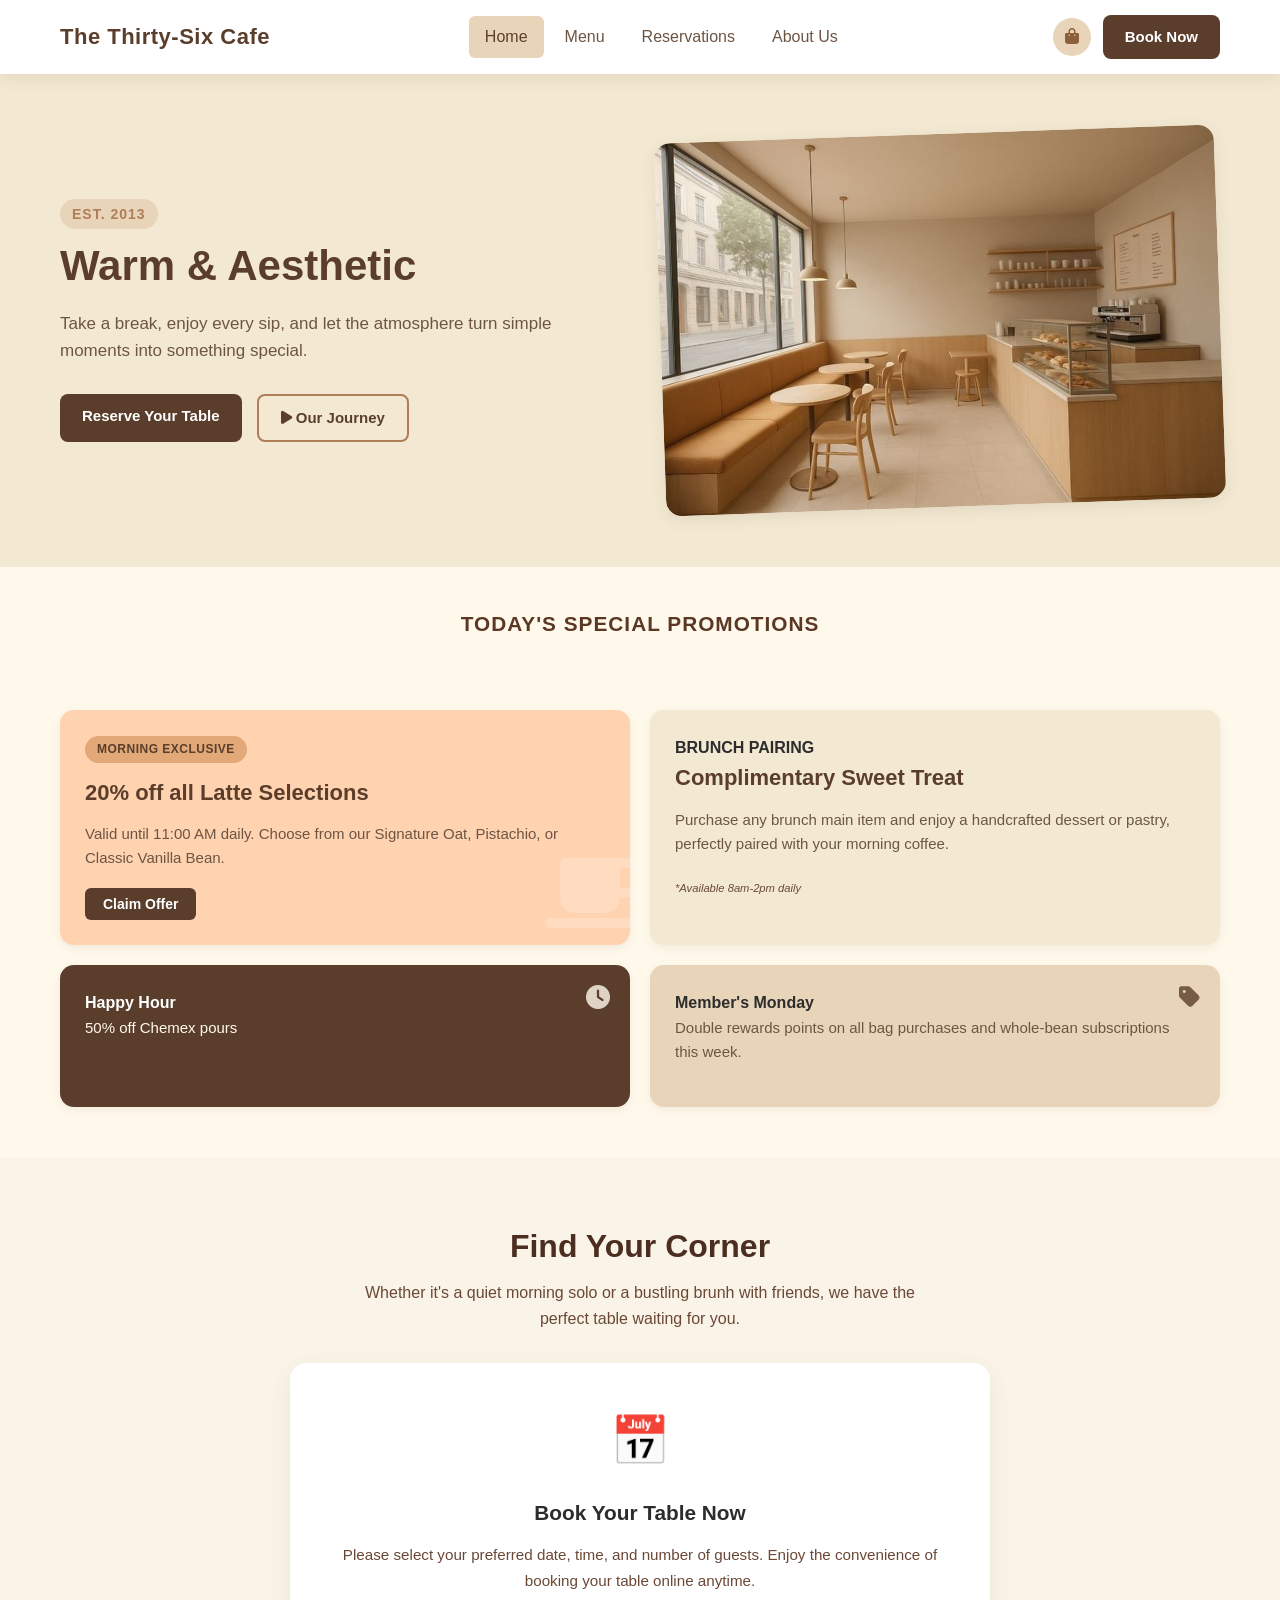
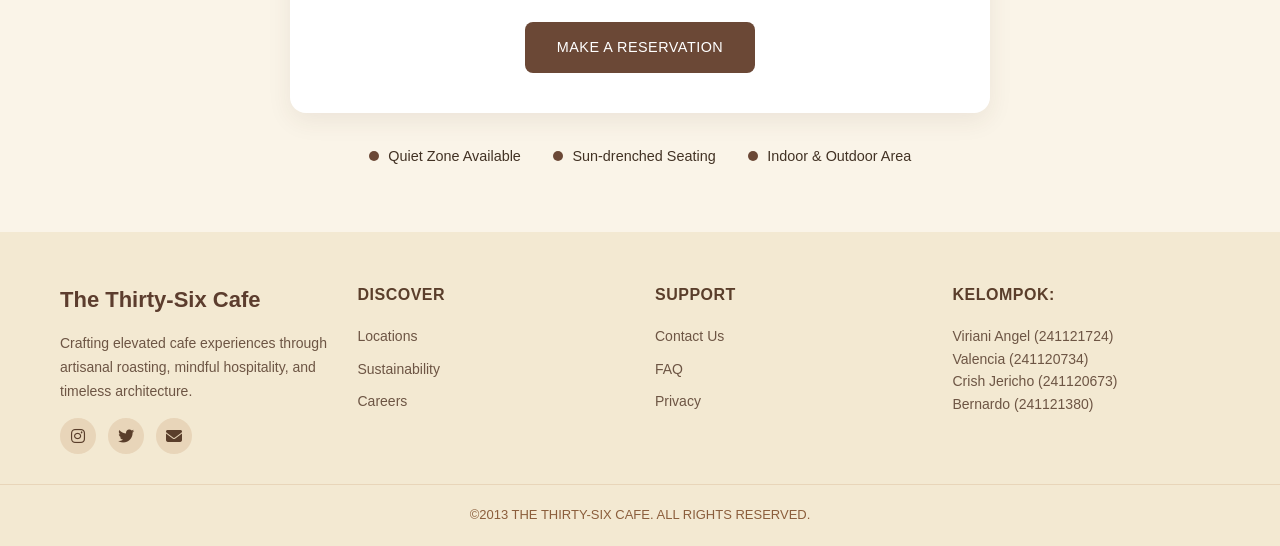
<file: index.html>
<!DOCTYPE html>
<html lang="id">
<head>
    <meta charset="UTF-8">
    <meta name="viewport" content="width=device-width, initial-scale=1.0">
    <title>The Thirty-Six Cafe - Beranda</title>
    <link rel="stylesheet" href="style.css">
    <link rel="stylesheet" href="https://cdnjs.cloudflare.com/ajax/libs/font-awesome/6.4.0/css/all.min.css">
</head>
<body>
    <!-- Header & Navigasi -->
    <header class="header">
        <div class="container">
            <div class="nav-wrapper">
                <a href="index.html" class="logo">The Thirty-Six Cafe</a>
                <input type="checkbox" id="cek-menu" hidden>
                <label for="cek-menu" class="menu-toggle">☰</label>
                
                <nav class="navbar">
                    <a href="index.html" class="active">Home</a>
                    <a href="menu.html">Menu</a>
                    <a href="reservasi.html">Reservations</a>
                    <a href="tentang.html">About Us</a>
                </nav>

                <div class="header-actions">
                    <button class="icon-btn"><i class="fas fa-shopping-bag"></i></button>
                    <a href="reservasi.html" class="btn primary-btn">Book Now</a>
                </div>
            </div>
        </div>
    </header>

    <main>
        <!-- Bagian Hero -->
        <section class="hero-section">
            <div class="container hero-content">
                <div class="hero-text">
                    <span class="est-tag">EST. 2013</span>
                    <h1>Warm & Aesthetic</h1>
                    <p>Take a break, enjoy every sip, and let the atmosphere turn simple moments into something special.</p>
                    <div class="hero-buttons">
                        <a href="reservasi.html" class="btn primary-btn">Reserve Your Table</a>
                        <a href="tentang.html" class="btn secondary-btn"><i class="fas fa-play"></i> Our Journey</a>
                    </div>
                </div>
                <div class="hero-image">
                    <img src="gbr/interior cafe.jpeg" alt="Interior cafe dengan pencahayaan hangat">
                </div>
            </div>
        </section>


        <!-- Bagian Promo Harian -->
        <h2 class="promo-section-title">TODAY'S SPECIAL PROMOTIONS</h2>
        <div class="promo-grid">
            <div class="promo-card promo-main">
                <span class="promo-badge">MORNING EXCLUSIVE</span>
                <h3>20% off all Latte Selections</h3>
                <p>Valid until 11:00 AM daily. Choose from our Signature Oat, Pistachio, or Classic Vanilla Bean.</p>
                <button class="btn promo-btn" id="claimBtn">Claim Offer</button>
                <div class="promo-icon">
                    <i class="fas fa-coffee"></i>
                </div>
            </div>

            <div class="promo-card promo-side">
                <h4>BRUNCH PAIRING</h4>
                <h3>Complimentary Sweet Treat</h3>
                <p>Purchase any brunch main item and enjoy a handcrafted dessert or pastry, perfectly paired with your morning coffee.</p>
                <span class="note">*Available 8am-2pm daily</span>
            </div>

            <div class="promo-card promo-dark">
                <div class="promo-mini-content">
                    <h4>Happy Hour</h4>
                    <p>50% off Chemex pours</p>
                </div>
                <i class="fas fa-clock promo-icon-sm"></i>
            </div>

            <div class="promo-card promo-light">
                <div class="promo-mini-content">
                    <h4>Member's Monday</h4>
                    <p>Double rewards points on all bag purchases and whole-bean subscriptions this week.</p>
                </div>
                <i class="fas fa-tag promo-icon-sm"></i>
            </div>
        </div>    

        <!-- Bagian Cari Meja -->
        <section class="reservation-section">
            <div class="reservation-container">

                <h2 class="reservation-title">Find Your Corner</h2>
                <p class="reservation-subtitle">Whether it's a quiet morning solo or a bustling brunh with friends, we have the perfect table waiting for you.</p>
                <div class="reservation-card">
                    <div class="reservasion-icon">📅</div>
                    <h3 class="reservation-status">Book Your Table Now</h3>
                    <p class="reservation-desc">Please select your preferred date, time, and number of guests. Enjoy the convenience of booking your table online anytime.</p>

                    <!--Tombol Penghubung Ke Halaman Reservasi-->
                    <a href="reservasi.html" class="btn-book" id="reserveBtn">Make a Reservation</a>
                </div>   
                <div class="features">
                    <div class="feature-item">
                        <span class="dot"></span>
                        <span>Quiet Zone Available</span>
                    </div>
                    <div class="feature-item">
                        <span class="dot"></span>
                        <span>Sun-drenched Seating</span>
                    </div>
                    <div class="feature-item">
                        <span class="dot"></span>
                        <span>Indoor & Outdoor Area</span>
                    </div>
                </div>
            </div>
        </section>
    </main>

    <!-- Footer -->
    <footer class="footer">
        <div class="container grid-footer">
            <div class="footer-about">
                <h3>The Thirty-Six Cafe</h3>
                <p>Crafting elevated cafe experiences through artisanal roasting, mindful hospitality, and timeless architecture.</p>
                <div class="social-links">
                    <a href="https://www.instagram.com/thethirtysix?igsh=OXprbnNtYWUybjdk"><i class="fab fa-instagram"></i></a>
                    <a href="https://x.com/ThirtySixCafe"><i class="fab fa-twitter"></i></a>
                    <a href="mailto:thethirtysix.i@gmail.com"><i class="fas fa-envelope"></i></a>
                </div>
            </div>

            <div class="footer-links">
                <h4>DISCOVER</h4>
                <a href="https://www.google.com/maps/place//data=!4m3!3m2!1s0x303130367eed4897:0xfbdb00c0cb2475d2!12e1?source=g.page.m._&laa=merchant-review-solicitation">Locations</a>
                <a href="tentang.html">Sustainability</a>
                <a href="tentang.html">Careers</a>
            </div>

            <div class="footer-links">
                <h4>SUPPORT</h4>
                <a href="tel:+62614530970">Contact Us</a>
                <a href="reservasi.html">FAQ</a>
                <a href="#">Privacy</a>
            </div>

            <div class="footer-subscribe">
                <h4>KELOMPOK:</h4>
                <p>Viriani Angel (241121724) <br> Valencia (241120734) <br> Crish Jericho (241120673) <br> Bernardo (241121380)</p>
            </div>
        </div>

        <div class="copyright">
            <p>©2013 THE THIRTY-SIX CAFE. ALL RIGHTS RESERVED.</p>
        </div>
    </footer>

    <!--Panggil File Js-->
    <script src="script.js"></script>
</body>
</html>
</file>
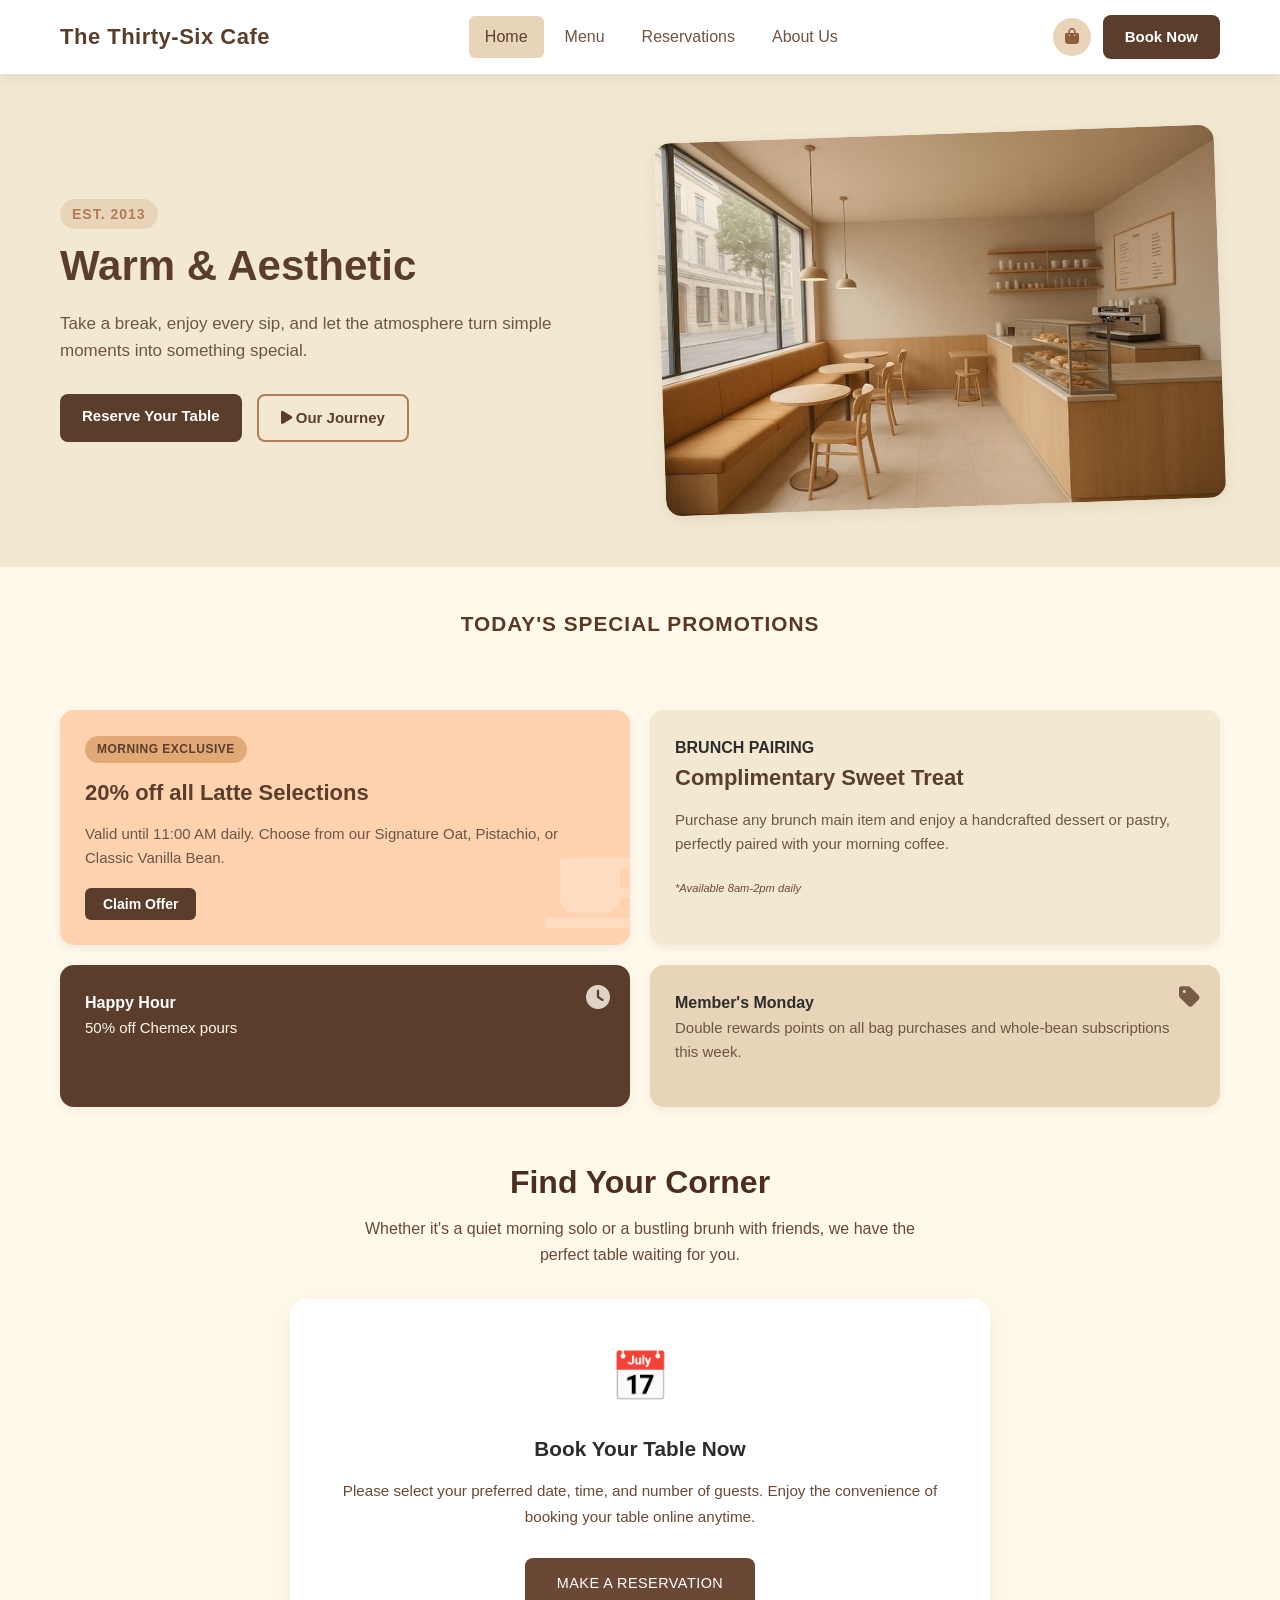
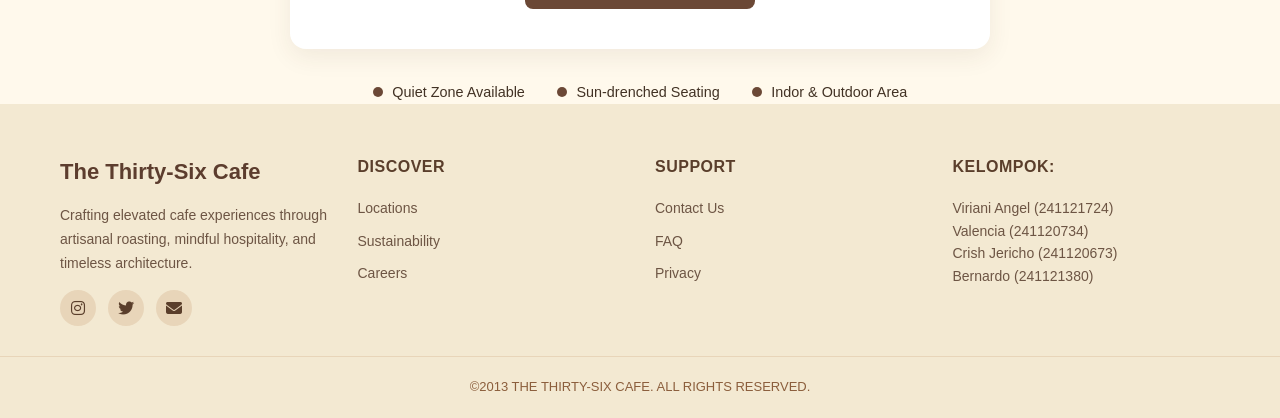
<file: home.html>
<!DOCTYPE html>
<html lang="id">
<head>
    <meta charset="UTF-8">
    <meta name="viewport" content="width=device-width, initial-scale=1.0">
    <title>The Thirty-Six Cafe - Beranda</title>
    <link rel="stylesheet" href="style.css">
    <link rel="stylesheet" href="https://cdnjs.cloudflare.com/ajax/libs/font-awesome/6.4.0/css/all.min.css">
</head>
<body>
    <!-- Header & Navigasi -->
    <header class="header">
        <div class="container">
            <div class="nav-wrapper">
                <a href="home.html" class="logo">The Thirty-Six Cafe</a>
                <input type="checkbox" id="cek-menu" hidden>
                <label for="cek-menu" class="menu-toggle">☰</label>
                
                <nav class="navbar">
                    <a href="home.html" class="active">Home</a>
                    <a href="menu.html">Menu</a>
                    <a href="reservasi.html">Reservations</a>
                    <a href="tentang.html">About Us</a>
                </nav>

                <div class="header-actions">
                    <button class="icon-btn"><i class="fas fa-shopping-bag"></i></button>
                    <a href="reservasi.html" class="btn primary-btn">Book Now</a>
                </div>
            </div>
        </div>
    </header>

    <main>
        <!-- Bagian Hero -->
        <section class="hero-section">
            <div class="container hero-content">
                <div class="hero-text">
                    <span class="est-tag">EST. 2013</span>
                    <h1>Warm & Aesthetic</h1>
                    <p>Take a break, enjoy every sip, and let the atmosphere turn simple moments into something special.</p>
                    <div class="hero-buttons">
                        <a href="reservasi.html" class="btn primary-btn">Reserve Your Table</a>
                        <a href="tentang.html" class="btn secondary-btn"><i class="fas fa-play"></i> Our Journey</a>
                    </div>
                </div>
                <div class="hero-image">
                    <img src="gbr/interior cafe.jpeg" alt="Interior cafe dengan pencahayaan hangat">
                </div>
            </div>
        </section>


        <!-- Bagian Promo Harian -->
        <h2 class="promo-section-title">TODAY'S SPECIAL PROMOTIONS</h2>
        <div class="promo-grid">
            <div class="promo-card promo-main">
                <span class="promo-badge">MORNING EXCLUSIVE</span>
                <h3>20% off all Latte Selections</h3>
                <p>Valid until 11:00 AM daily. Choose from our Signature Oat, Pistachio, or Classic Vanilla Bean.</p>
                <button class="btn promo-btn" id="claimBtn">Claim Offer</button>
                <div class="promo-icon">
                    <i class="fas fa-coffee"></i>
                </div>
            </div>

            <div class="promo-card promo-side">
                <h4>BRUNCH PAIRING</h4>
                <h3>Complimentary Sweet Treat</h3>
                <p>Purchase any brunch main item and enjoy a handcrafted dessert or pastry, perfectly paired with your morning coffee.</p>
                <span class="note">*Available 8am-2pm daily</span>
            </div>

            <div class="promo-card promo-dark">
                <div class="promo-mini-content">
                    <h4>Happy Hour</h4>
                    <p>50% off Chemex pours</p>
                </div>
                <i class="fas fa-clock promo-icon-sm"></i>
            </div>

            <div class="promo-card promo-light">
                <div class="promo-mini-content">
                    <h4>Member's Monday</h4>
                    <p>Double rewards points on all bag purchases and whole-bean subscriptions this week.</p>
                </div>
                <i class="fas fa-tag promo-icon-sm"></i>
            </div>
        </div>    

        <!-- Bagian Cari Meja -->
        <section class="reservation-setion">
            <div class="reservation-container">

                <h2 class="reservation-title">Find Your Corner</h2>
                <p class="reservation-subtitle">Whether it's a quiet morning solo or a bustling brunh with friends, we have the perfect table waiting for you.</p>
                <div class="reservation-card">
                    <div class="reservasion-icon">📅</div>
                    <h3 class="reservation-status">Book Your Table Now</h3>
                    <p class="reservation-desc">Please select your preferred date, time, and number of guests. Enjoy the convenience of booking your table online anytime.</p>

                    <!--Tombol Penghubung Ke Halaman Reservasi-->
                    <a href="reservasi.html" class="btn-book" id="reserveBtn">Make a Reservation</a>
                </div>   
                <div class="features">
                    <div class="feature-item">
                        <span class="dot"></span>
                        <span>Quiet Zone Available</span>
                    </div>
                    <div class="feature-item">
                        <span class="dot"></span>
                        <span>Sun-drenched Seating</span>
                    </div>
                    <div class="feature-item">
                        <span class="dot"></span>
                        <span>Indor & Outdoor Area</span>
                    </div>
                </div>
            </div>
        </section>
    </main>

    <!-- Footer -->
    <footer class="footer">
        <div class="container grid-footer">
            <div class="footer-about">
                <h3>The Thirty-Six Cafe</h3>
                <p>Crafting elevated cafe experiences through artisanal roasting, mindful hospitality, and timeless architecture.</p>
                <div class="social-links">
                    <a href="https://www.instagram.com/thethirtysix?igsh=OXprbnNtYWUybjdk"><i class="fab fa-instagram"></i></a>
                    <a href="https://x.com/ThirtySixCafe"><i class="fab fa-twitter"></i></a>
                    <a href="mailto:thethirtysix.i@gmail.com"><i class="fas fa-envelope"></i></a>
                </div>
            </div>

            <div class="footer-links">
                <h4>DISCOVER</h4>
                <a href="https://www.google.com/maps/place//data=!4m3!3m2!1s0x303130367eed4897:0xfbdb00c0cb2475d2!12e1?source=g.page.m._&laa=merchant-review-solicitation">Locations</a>
                <a href="tentang.html">Sustainability</a>
                <a href="tentang.html">Careers</a>
            </div>

            <div class="footer-links">
                <h4>SUPPORT</h4>
                <a href="tel:+62614530970">Contact Us</a>
                <a href="reservasi.html">FAQ</a>
                <a href="#">Privacy</a>
            </div>

            <div class="footer-subscribe">
                <h4>KELOMPOK:</h4>
                <p>Viriani Angel (241121724) <br> Valencia (241120734) <br> Crish Jericho (241120673) <br> Bernardo (241121380)</p>
            </div>
        </div>

        <div class="copyright">
            <p>©2013 THE THIRTY-SIX CAFE. ALL RIGHTS RESERVED.</p>
        </div>
    </footer>

    <!--Panggil File Js-->
    <script src="script.js"></script>
</body>
</html>
</file>
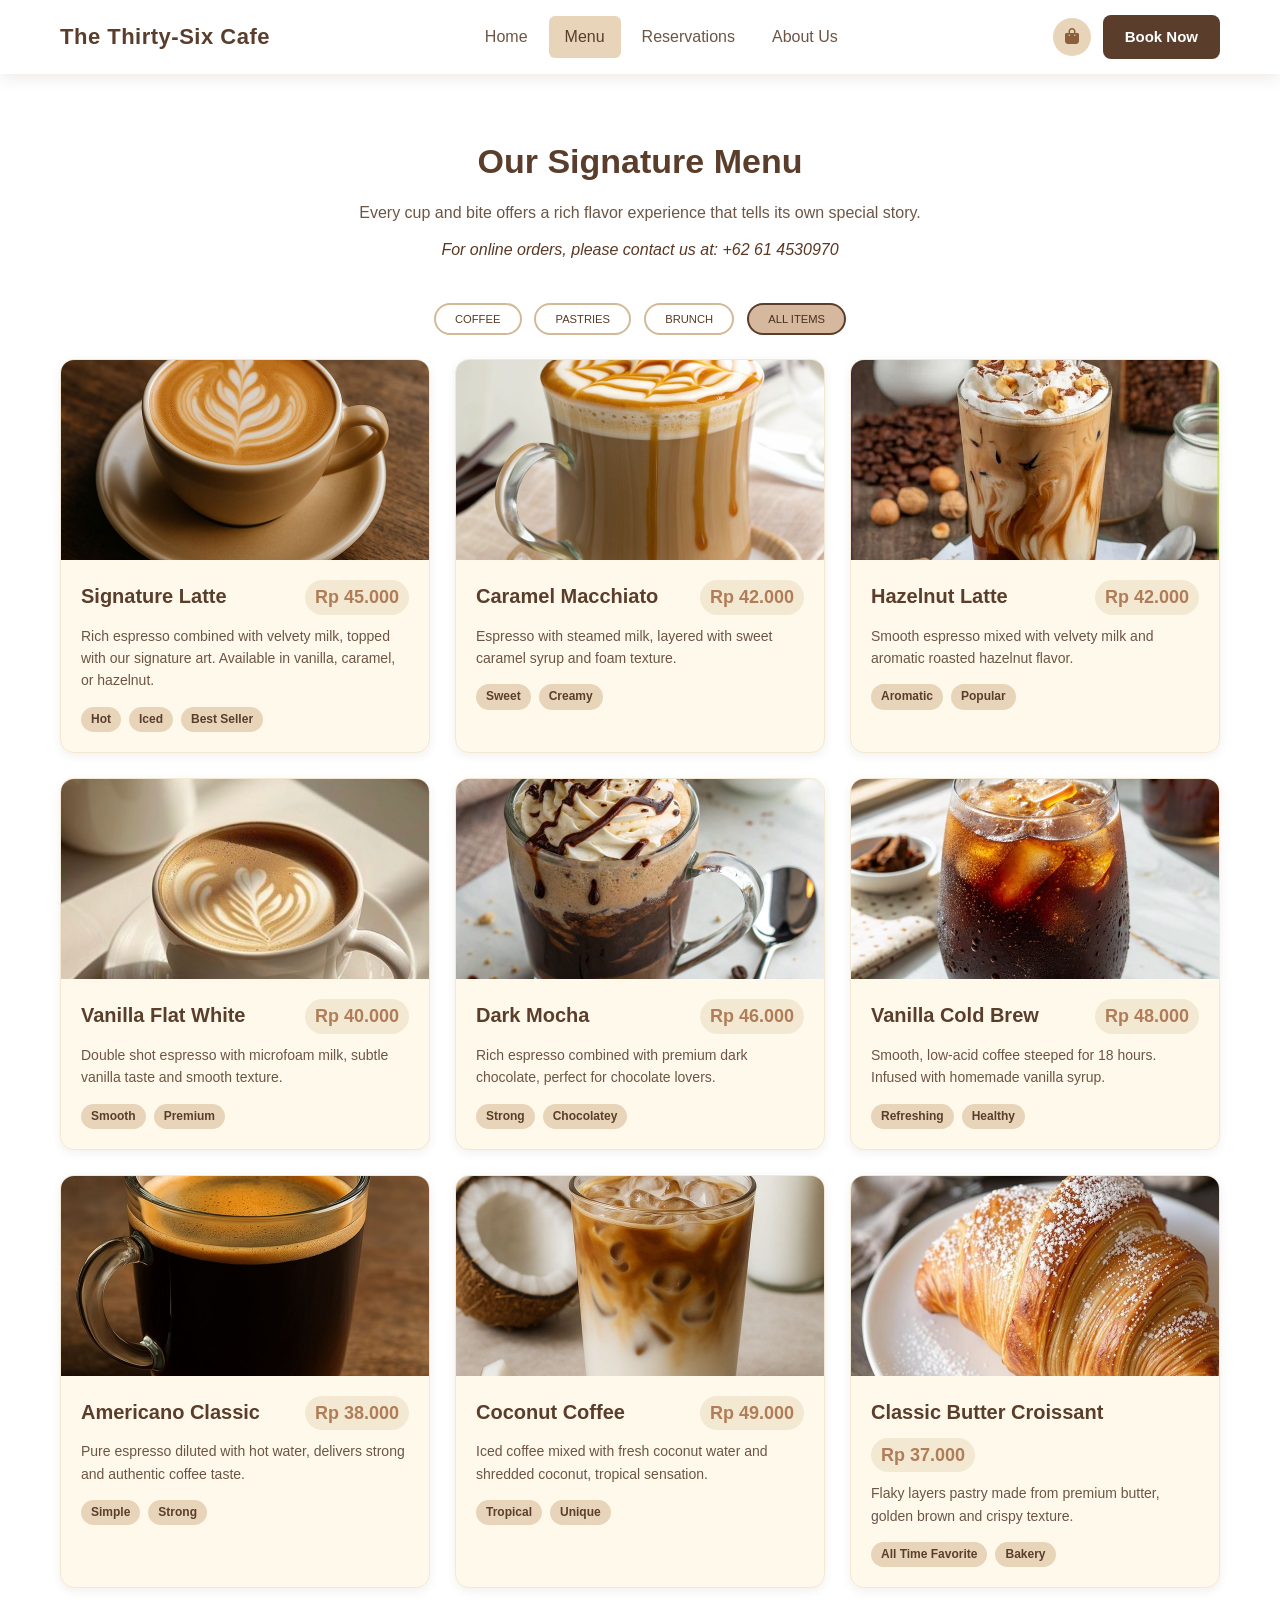
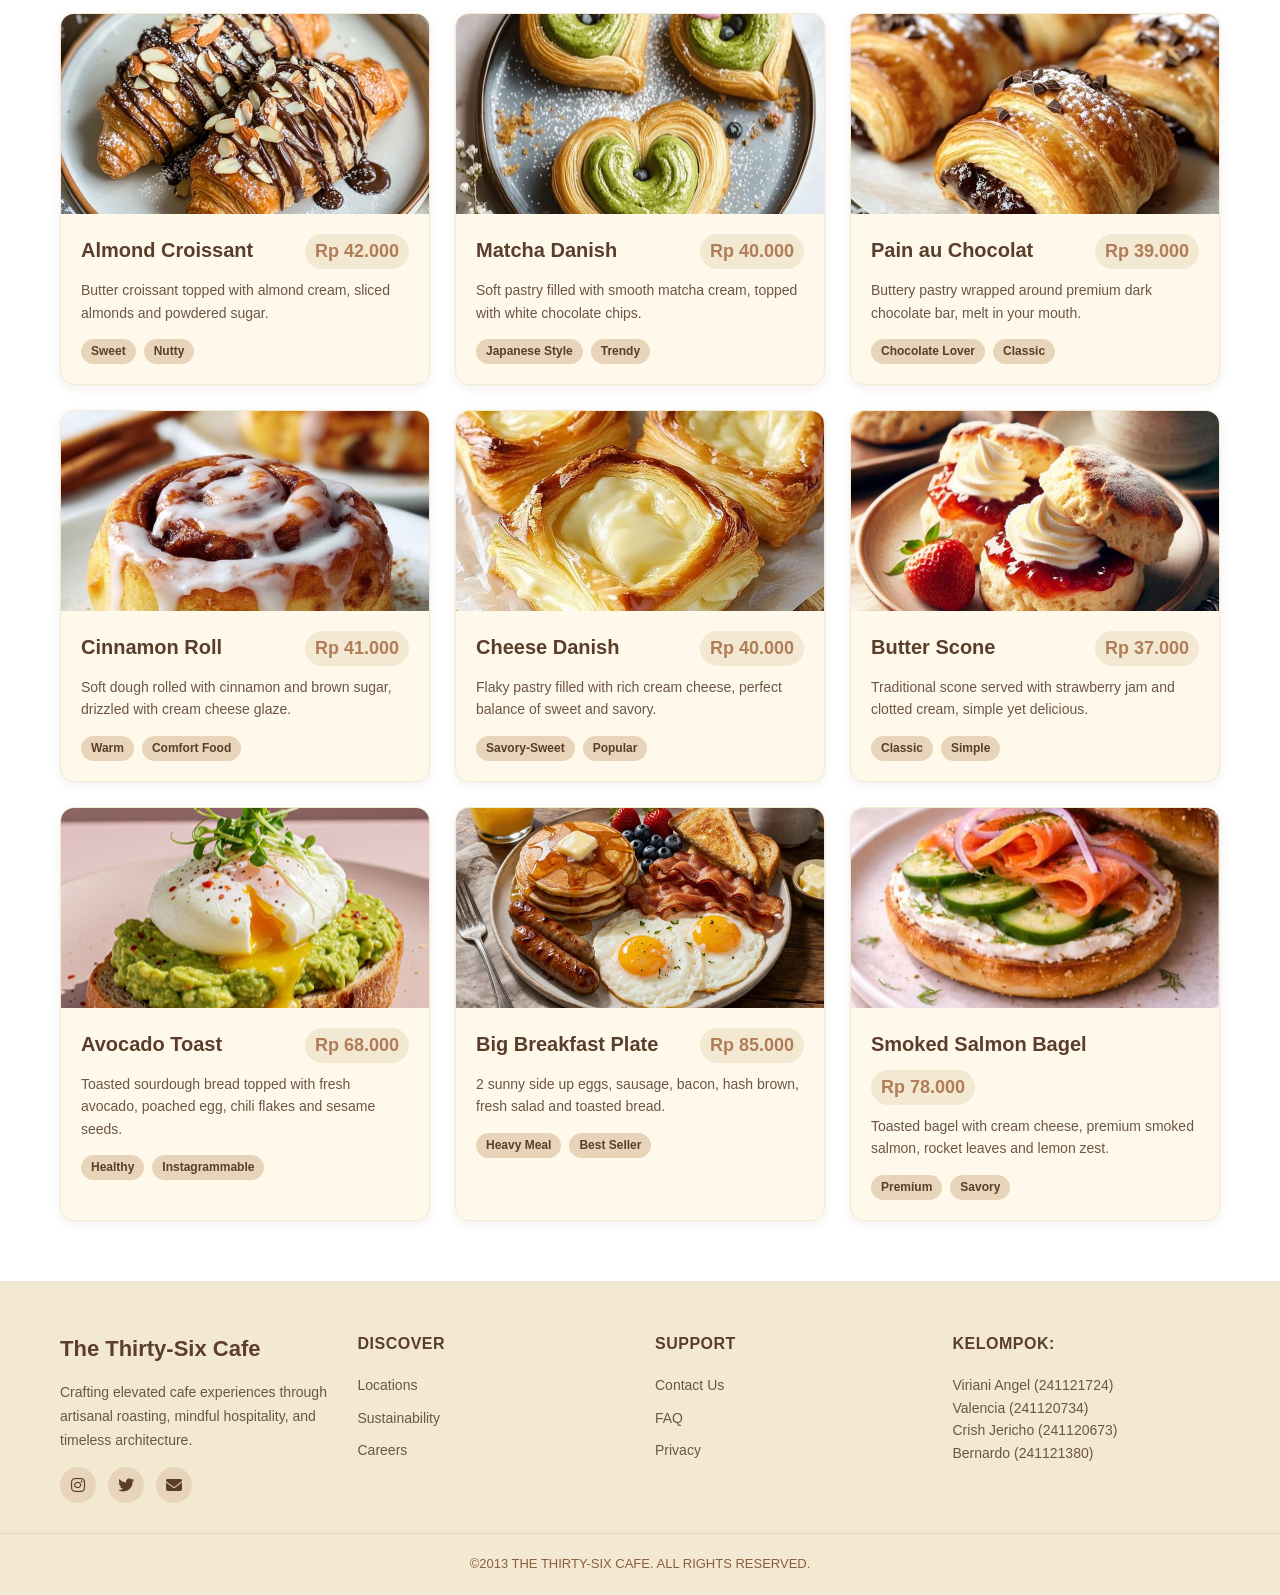
<file: menu.html>
<!DOCTYPE html>
<html lang="id">
<head>
    <meta charset="UTF-8">
    <meta name="viewport" content="width=device-width, initial-scale=1.0">
    <title>The Thirty-Six Cafe - Menu</title>
    <link rel="stylesheet" href="style.css">
    <link rel="stylesheet" href="https://cdnjs.cloudflare.com/ajax/libs/font-awesome/6.4.0/css/all.min.css">
</head>
<body>
    <!-- Header & Navigasi -->
    <header class="header">
        <div class="container">
            <div class="nav-wrapper">
                <a href="index.html" class="logo">The Thirty-Six Cafe</a>
                <input type="checkbox" id="cek-menu" hidden>
                <label for="cek-menu" class="menu-toggle">☰</label>
                
                <nav class="navbar">
                    <a href="index.html">Home</a>
                    <a href="menu.html" class="active">Menu</a>
                    <a href="reservasi.html">Reservations</a>
                    <a href="tentang.html">About Us</a>
                </nav>

                <div class="header-actions">
                    <button class="icon-btn"><i class="fas fa-shopping-bag"></i></button>
                    <a href="reservasi.html" class="btn primary-btn">Book Now</a>
                </div>
            </div>
        </div>
    </header>

    <main>
        <!-- Bagian Menu -->
        <section class="menu-section">
            <div class="container">
                <div class="menu-heading">
                    <h1>Our Signature Menu</h1>
                    <p>Every cup and bite offers a rich flavor experience that tells its own special story.</p>
                    <p style="margin-top: 0.7rem; font-style:italic; color: #5A3824;">For online orders, please contact us at: +62 61 4530970</p>
                </div>

                <!-- Tombol Kategori -->
                <div class="menu-tabs">
                    <button class="tab-btn" data-filter="coffee">Coffee</button>
                    <button class="tab-btn" data-filter="pastries">Pastries</button>
                    <button class="tab-btn" data-filter="brunch">Brunch</button>
                    <button class="tab-btn active" data-filter="all">All Items</button>
                </div>

                <!-- Daftar Menu Utama -->
                <div class="menu-grid">

                    <!-- KATEGORI: COFFEE -->
                    <div class="menu-item" data-category="coffee">
                        <div class="menu-item-img">
                            <img src="gbr/signature late.jpeg" alt="Signature Latte">
                        </div>
                        <div class="menu-item-content">
                            <div class="menu-item-header">
                                <h3>Signature Latte</h3>
                                <span class="price">Rp 45.000</span>
                            </div>
                            <p>Rich espresso combined with velvety milk, topped with our signature art. Available in vanilla, caramel, or hazelnut.</p>
                            <div class="tags-menu">
                                <span class="tag">Hot</span>
                                <span class="tag">Iced</span>
                                <span class="tag">Best Seller</span>
                            </div>
                        </div>
                    </div>

                    <div class="menu-item" data-category="coffee">
                        <div class="menu-item-img">
                            <img src="gbr/Caramel macchiato.jpeg" alt="Caramel Macchiato">
                        </div>
                        <div class="menu-item-content">
                            <div class="menu-item-header">
                                <h3>Caramel Macchiato</h3>
                                <span class="price">Rp 42.000</span>
                            </div>
                            <p>Espresso with steamed milk, layered with sweet caramel syrup and foam texture.</p>
                            <div class="tags-menu">
                                <span class="tag">Sweet</span>
                                <span class="tag">Creamy</span>
                            </div>
                        </div>
                    </div>

                    <div class="menu-item" data-category="coffee">
                        <div class="menu-item-img">
                            <img src="gbr/Hazelnut latte.jpeg" alt="Hazelnut Latte">
                        </div>
                        <div class="menu-item-content">
                            <div class="menu-item-header">
                                <h3>Hazelnut Latte</h3>
                                <span class="price">Rp 42.000</span>
                            </div>
                            <p>Smooth espresso mixed with velvety milk and aromatic roasted hazelnut flavor.</p>
                            <div class="tags-menu">
                                <span class="tag">Aromatic</span>
                                <span class="tag">Popular</span>
                            </div>
                        </div>
                    </div>

                    <div class="menu-item" data-category="coffee">
                        <div class="menu-item-img">
                            <img src="gbr/Vanilla flat white.jpeg" alt="Vanilla Flat White">
                        </div>
                        <div class="menu-item-content">
                            <div class="menu-item-header">
                                <h3>Vanilla Flat White</h3>
                                <span class="price">Rp 40.000</span>
                            </div>
                            <p>Double shot espresso with microfoam milk, subtle vanilla taste and smooth texture.</p>
                            <div class="tags-menu">
                                <span class="tag">Smooth</span>
                                <span class="tag">Premium</span>
                            </div>
                        </div>
                    </div>

                    <div class="menu-item" data-category="coffee">
                        <div class="menu-item-img">
                            <img src="gbr/Dark mocha.jpeg" alt="Dark Mocha">
                        </div>
                        <div class="menu-item-content">
                            <div class="menu-item-header">
                                <h3>Dark Mocha</h3>
                                <span class="price">Rp 46.000</span>
                            </div>
                            <p>Rich espresso combined with premium dark chocolate, perfect for chocolate lovers.</p>
                            <div class="tags-menu">
                                <span class="tag">Strong</span>
                                <span class="tag">Chocolatey</span>
                            </div>
                        </div>
                    </div>

                    <div class="menu-item" data-category="coffee">
                        <div class="menu-item-img">
                            <img src="gbr/Vanilla cold brew.jpeg" alt="Vanilla Cold Brew">
                        </div>
                        <div class="menu-item-content">
                            <div class="menu-item-header">
                                <h3>Vanilla Cold Brew</h3>
                                <span class="price">Rp 48.000</span>
                            </div>
                            <p>Smooth, low-acid coffee steeped for 18 hours. Infused with homemade vanilla syrup.</p>
                            <div class="tags-menu">
                                <span class="tag">Refreshing</span>
                                <span class="tag">Healthy</span>
                            </div>
                        </div>
                    </div>

                    <div class="menu-item" data-category="coffee">
                        <div class="menu-item-img">
                            <img src="gbr/Americano classic.jpeg" alt="Americano Classic">
                        </div>
                        <div class="menu-item-content">
                            <div class="menu-item-header">
                                <h3>Americano Classic</h3>
                                <span class="price">Rp 38.000</span>
                            </div>
                            <p>Pure espresso diluted with hot water, delivers strong and authentic coffee taste.</p>
                            <div class="tags-menu">
                                <span class="tag">Simple</span>
                                <span class="tag">Strong</span>
                            </div>
                        </div>
                    </div>

                    <div class="menu-item" data-category="coffee">
                        <div class="menu-item-img">
                            <img src="gbr/Coconut coffee.jpeg" alt="Coconut Coffee">
                        </div>
                        <div class="menu-item-content">
                            <div class="menu-item-header">
                                <h3>Coconut Coffee</h3>
                                <span class="price">Rp 49.000</span>
                            </div>
                            <p>Iced coffee mixed with fresh coconut water and shredded coconut, tropical sensation.</p>
                            <div class="tags-menu">
                                <span class="tag">Tropical</span>
                                <span class="tag">Unique</span>
                            </div>
                        </div>
                    </div>

                    <!-- KATEGORI: PASTRIES -->
                    <div class="menu-item" data-category="pastries">
                        <div class="menu-item-img">
                            <img src="gbr/Classic butter croissant.jpeg" alt="Classic Butter Croissant">
                        </div>
                        <div class="menu-item-content">
                            <div class="menu-item-header">
                                <h3>Classic Butter Croissant</h3>
                                <span class="price">Rp 37.000</span>
                            </div>
                            <p>Flaky layers pastry made from premium butter, golden brown and crispy texture.</p>
                            <div class="tags-menu">
                                <span class="tag">All Time Favorite</span>
                                <span class="tag">Bakery</span>
                            </div>
                        </div>
                    </div>

                    <div class="menu-item" data-category="pastries">
                        <div class="menu-item-img">
                            <img src="gbr/Almont croissant.jpeg" alt="Almond Croissant">
                        </div>
                        <div class="menu-item-content">
                            <div class="menu-item-header">
                                <h3>Almond Croissant</h3>
                                <span class="price">Rp 42.000</span>
                            </div>
                            <p>Butter croissant topped with almond cream, sliced almonds and powdered sugar.</p>
                            <div class="tags-menu">
                                <span class="tag">Sweet</span>
                                <span class="tag">Nutty</span>
                            </div>
                        </div>
                    </div>

                    <div class="menu-item" data-category="pastries">
                        <div class="menu-item-img">
                            <img src="gbr/Matcha danish.jpeg" alt="Matcha Danish">
                        </div>
                        <div class="menu-item-content">
                            <div class="menu-item-header">
                                <h3>Matcha Danish</h3>
                                <span class="price">Rp 40.000</span>
                            </div>
                            <p>Soft pastry filled with smooth matcha cream, topped with white chocolate chips.</p>
                            <div class="tags-menu">
                                <span class="tag">Japanese Style</span>
                                <span class="tag">Trendy</span>
                            </div>
                        </div>
                    </div>

                    <div class="menu-item" data-category="pastries">
                        <div class="menu-item-img">
                            <img src="gbr/Pain au chocolat.jpeg" alt="Pain au Chocolat">
                        </div>
                        <div class="menu-item-content">
                            <div class="menu-item-header">
                                <h3>Pain au Chocolat</h3>
                                <span class="price">Rp 39.000</span>
                            </div>
                            <p>Buttery pastry wrapped around premium dark chocolate bar, melt in your mouth.</p>
                            <div class="tags-menu">
                                <span class="tag">Chocolate Lover</span>
                                <span class="tag">Classic</span>
                            </div>
                        </div>
                    </div>

                    <div class="menu-item" data-category="pastries">
                        <div class="menu-item-img">
                            <img src="gbr/Cinnamon roll.jpeg" alt="Cinnamon Roll">
                        </div>
                        <div class="menu-item-content">
                            <div class="menu-item-header">
                                <h3>Cinnamon Roll</h3>
                                <span class="price">Rp 41.000</span>
                            </div>
                            <p>Soft dough rolled with cinnamon and brown sugar, drizzled with cream cheese glaze.</p>
                            <div class="tags-menu">
                                <span class="tag">Warm</span>
                                <span class="tag">Comfort Food</span>
                            </div>
                        </div>
                    </div>

                    <div class="menu-item" data-category="pastries">
                        <div class="menu-item-img">
                            <img src="gbr/Cheese danish.jpeg" alt="Cheese Danish">
                        </div>
                        <div class="menu-item-content">
                            <div class="menu-item-header">
                                <h3>Cheese Danish</h3>
                                <span class="price">Rp 40.000</span>
                            </div>
                            <p>Flaky pastry filled with rich cream cheese, perfect balance of sweet and savory.</p>
                            <div class="tags-menu">
                                <span class="tag">Savory-Sweet</span>
                                <span class="tag">Popular</span>
                            </div>
                        </div>
                    </div>

                    <div class="menu-item" data-category="pastries">
                        <div class="menu-item-img">
                            <img src="gbr/Butter scone.jpeg" alt="Butter Scone">
                        </div>
                        <div class="menu-item-content">
                            <div class="menu-item-header">
                                <h3>Butter Scone</h3>
                                <span class="price">Rp 37.000</span>
                            </div>
                            <p>Traditional scone served with strawberry jam and clotted cream, simple yet delicious.</p>
                            <div class="tags-menu">
                                <span class="tag">Classic</span>
                                <span class="tag">Simple</span>
                            </div>
                        </div>
                    </div>

                    <!-- KATEGORI: BRUNCH -->
                    <div class="menu-item" data-category="brunch">
                        <div class="menu-item-img">
                            <img src="gbr/Avocado toast.jpeg" alt="Avocado Toast">
                        </div>
                        <div class="menu-item-content">
                            <div class="menu-item-header">
                                <h3>Avocado Toast</h3>
                                <span class="price">Rp 68.000</span>
                            </div>
                            <p>Toasted sourdough bread topped with fresh avocado, poached egg, chili flakes and sesame seeds.</p>
                            <div class="tags-menu">
                                <span class="tag">Healthy</span>
                                <span class="tag">Instagrammable</span>
                            </div>
                        </div>
                    </div>

                    <div class="menu-item" data-category="brunch">
                        <div class="menu-item-img">
                            <img src="gbr/Big breakfast plate.jpeg" alt="Big Breakfast Plate">
                        </div>
                        <div class="menu-item-content">
                            <div class="menu-item-header">
                                <h3>Big Breakfast Plate</h3>
                                <span class="price">Rp 85.000</span>
                            </div>
                            <p>2 sunny side up eggs, sausage, bacon, hash brown, fresh salad and toasted bread.</p>
                            <div class="tags-menu">
                                <span class="tag">Heavy Meal</span>
                                <span class="tag">Best Seller</span>
                            </div>
                        </div>
                    </div>

                    <div class="menu-item" data-category="brunch">
                        <div class="menu-item-img">
                            <img src="gbr/Smoke salmon bagel.jpeg" alt="Smoked Salmon Bagel">
                        </div>
                        <div class="menu-item-content">
                            <div class="menu-item-header">
                                <h3>Smoked Salmon Bagel</h3>
                                <span class="price">Rp 78.000</span>
                            </div>
                            <p>Toasted bagel with cream cheese, premium smoked salmon, rocket leaves and lemon zest.</p>
                            <div class="tags-menu">
                                <span class="tag">Premium</span>
                                <span class="tag">Savory</span>
                            </div>
                        </div>
                    </div>
                </div>
            </div>
        </section>
    </main>
    
    <!-- Footer -->
    <footer class="footer">
        <div class="container grid-footer">
            <div class="footer-about">
                <h3>The Thirty-Six Cafe</h3>
                <p>Crafting elevated cafe experiences through artisanal roasting, mindful hospitality, and timeless architecture.</p>
                <div class="social-links">
                    <a href="https://www.instagram.com/thethirtysix?igsh=OXprbnNtYWUybjdk"><i class="fab fa-instagram"></i></a>
                    <a href="https://x.com/ThirtySixCafe"><i class="fab fa-twitter"></i></a>
                    <a href="mailto:thethirtysix.i@gmail.com"><i class="fas fa-envelope"></i></a>
                </div>
            </div>

            <div class="footer-links">
                <h4>DISCOVER</h4>
                <a href="https://www.google.com/maps/place//data=!4m3!3m2!1s0x303130367eed4897:0xfbdb00c0cb2475d2!12e1?source=g.page.m._&laa=merchant-review-solicitation">Locations</a>
                <a href="tentang.html">Sustainability</a>
                <a href="tentang.html">Careers</a>
            </div>

            <div class="footer-links">
                <h4>SUPPORT</h4>
                <a href="tel:+62614530970">Contact Us</a>
                <a href="reservasi.html">FAQ</a>
                <a href="#">Privacy</a>
            </div>

            <div class="footer-subscribe">
                <h4>KELOMPOK:</h4>
                <p>Viriani Angel (241121724) <br> Valencia (241120734) <br> Crish Jericho (241120673) <br> Bernardo (241121380)</p>
            </div>
        </div>

        <div class="copyright">
            <p>©2013 THE THIRTY-SIX CAFE. ALL RIGHTS RESERVED.</p>
        </div>
    </footer>

    <!--Panggil File Js-->
    <script src="script.js"></script>
</body>
</html>
</file>
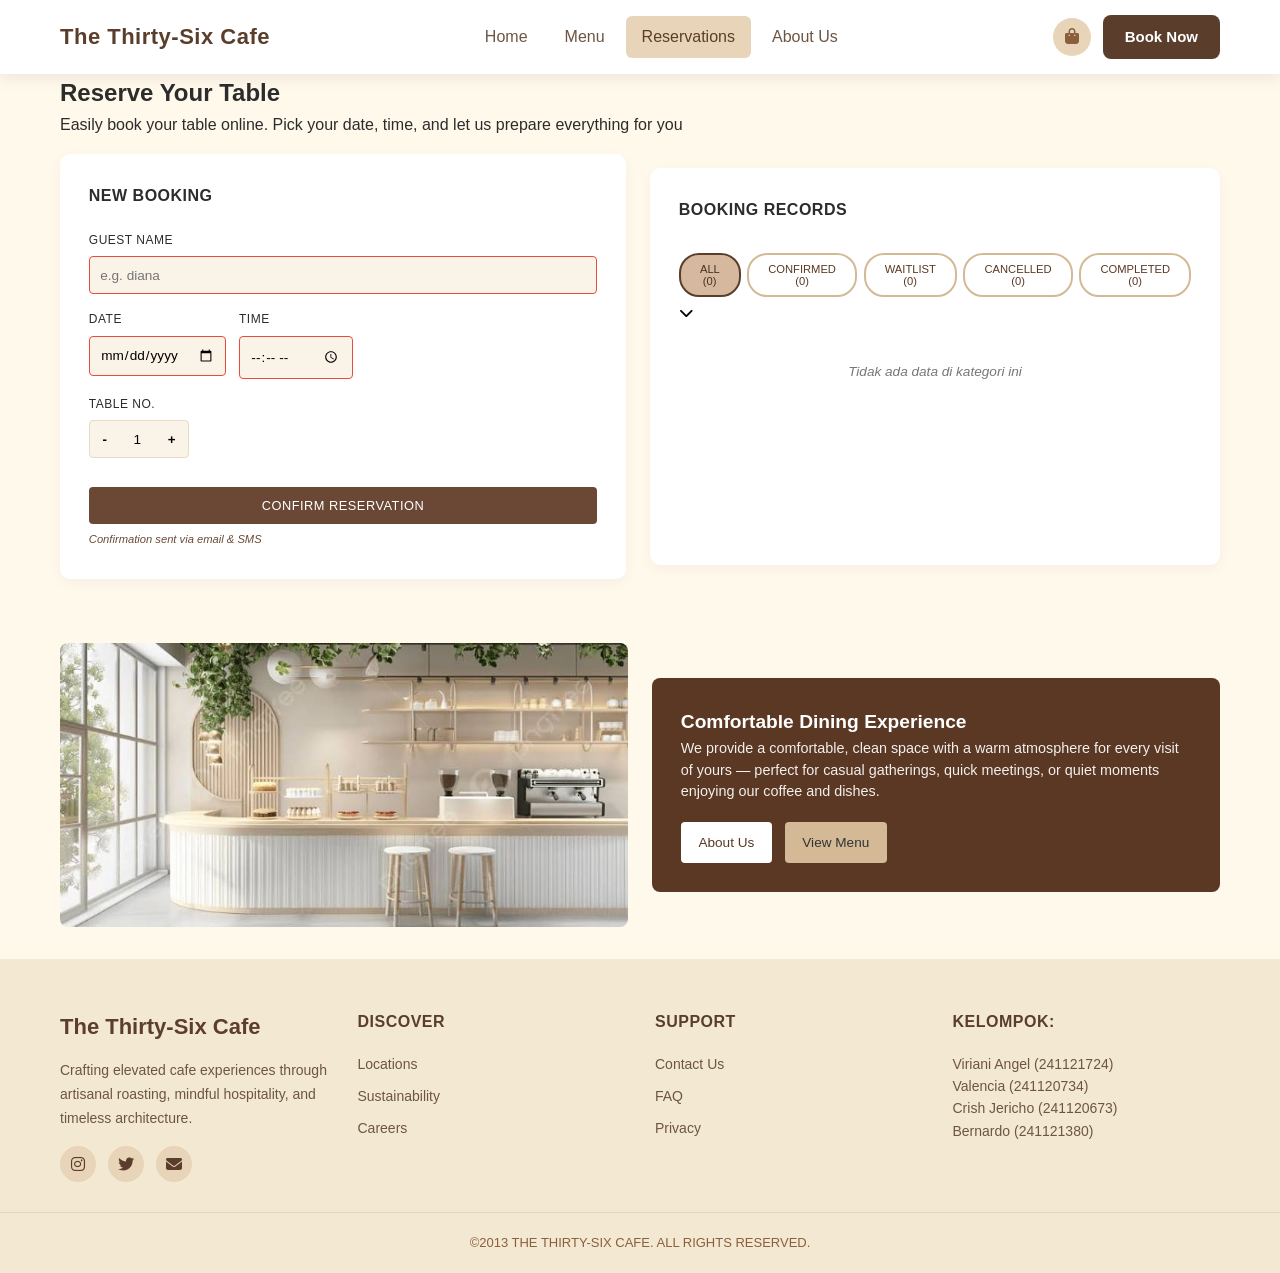
<file: reservasi.html>
<!DOCTYPE html>
<html lang="id">
<head>
    <meta charset="UTF-8">
    <meta name="viewport" content="width=device-width, initial-scale=1.0">
    <title>The Thirty-Six Cafe - Reservasi Meja</title>
    <link rel="stylesheet" href="style.css">
    <link rel="stylesheet" href="https://cdnjs.cloudflare.com/ajax/libs/font-awesome/6.4.0/css/all.min.css">
</head>
<body>
    <!-- Header & Navigasi -->
    <header class="header">
        <div class="container">
            <div class="nav-wrapper">
                <a href="index.html" class="logo">The Thirty-Six Cafe</a>
                <input type="checkbox" id="cek-menu" hidden>
                <label for="cek-menu" class="menu-toggle">☰</label>
                
                <nav class="navbar">
                    <a href="index.html">Home</a>
                    <a href="menu.html">Menu</a>
                    <a href="reservasi.html" class="active">Reservations</a>
                    <a href="tentang.html">About Us</a>
                </nav>

                <div class="header-actions">
                    <button class="icon-btn"><i class="fas fa-shopping-bag"></i></button>
                    <a href="reservasi.html" class="btn primary-btn">Book Now</a>
                </div>
            </div>
        </div>
    </header>

    <main>
        <!-- HEADER ATAS -->
        <section class="page-header">
            <div class="container header-layout">
                <div class="header-info">
                    <h1 class="main-title">Reserve Your Table</h1>
                    <p class="desc">Easily book your table online. Pick your date, time, and let us prepare everything for you</p>
                </div>
            </div>
        </section>

        <!-- KONTEN UTAMA: FORM & TABEL SEJAJAR -->
        <section class="main-content">
            <div class="container content-grid">
                <!-- FORM NEW BOOKING: SUDAH LENGKAP VALIDASI -->
                <div class="card new-booking">
                    <h2>New Booking</h2>
                    <form id="bookingForm">
                        <div class="form-group">
                            <label>GUEST NAME</label>
                            <input type="text" placeholder="e.g. diana" id="guestName" required minlength="3">
                        </div>
                        
                        <div class="form-row">
                            <div class="form-group">
                                <label>DATE</label>
                                <input type="date" id="bookingDate" required>
                            </div>
                            <div class="form-group">
                                <label>TIME</label>
                                <input type="time" id="bookingTime" required>
                            </div>
                        </div>

                        <div class="form-group">
                            <label>TABLE NO.</label>
                            <div class="counter">
                                <button type="button" class="btn-minus">-</button>
                                <input type="text" value="1" id="tableNo" readonly min="1">
                                <button type="button" class="btn-plus">+</button>
                            </div>
                        </div>

                        <button type="submit" class="btn-confirm">Confirm Reservation</button>
                        <p class="note">Confirmation sent via email & SMS</p>
                    </form>
                </div>

                <!-- DAFTAR HARIAN: TEMPAT TAMPIL DATA -->
                <div class="card daily-registry">
                    <div class="registry-header">
                        <h2>Booking Records</h2>
                        <div class="tabs">
                            <button class="tab-btn active" data-filter="all">ALL <span id="countAll">(0)</span></button>
                            <button class="tab-btn" data-filter="confirmed">CONFIRMED <span id="countConfirmed">(0)</span></button>
                            <button class="tab-btn" data-filter="waitlist">WAITLIST <span id="countWaitlist">(0)</span></button>
                            <button class="tab-btn" data-filter="cancelled">CANCELLED <span id="countCancelled">(0)</span></button>
                            <button class="tab-btn" data-filter="completed">COMPLETED <span id="countCompleted">(0)</span></button>
                        </div>
                        <button class="filter-icon"><i class="fas fa-chevron-down"></i></button>
                    </div>

                    <div class="registry-table-wrapper">
                    <div class="registry-list" id="registryList">
                        <div class="empty-state">Belum ada reservasi yang dimasukkan</div>
                    </div>
                    </div>
                </div>
            </div>
        </section>

        <!-- BAGIAN BAWAH: GAMBAR & INFO -->
        <section class="bottom-section">
            <div class="container content-grid">
                <div class="image-card">
                    <img src="gbr/cafeee.jpeg" alt="Suasana nyaman di The Thirty-Six Cafe">
                </div>
                <div class="info-card">
                    <h2>Comfortable Dining Experience</h2>
                    <p>We provide a comfortable, clean space with a warm atmosphere for every visit of yours — perfect for casual gatherings, quick meetings, or quiet moments enjoying our coffee and dishes.</p>
                    <div class="info-buttons">
                        <a href="tentang.html" class="btn-about">About Us</a>
                        <a href="menu.html" class="btn-view-menu">View Menu</a>
                    </div>
                </div>
            </div>
        </section>
    </main>

    <!-- Footer -->
    <footer class="footer">
        <div class="container grid-footer">
            <div class="footer-about">
                <h3>The Thirty-Six Cafe</h3>
                <p>Crafting elevated cafe experiences through artisanal roasting, mindful hospitality, and timeless architecture.</p>
                <div class="social-links">
                    <a href="https://www.instagram.com/thethirtysix?igsh=OXprbnNtYWUybjdk" target="_blank"><i class="fab fa-instagram"></i></a>
                    <a href="https://x.com/ThirtySixCafe" target="_blank"><i class="fab fa-twitter"></i></a>
                    <a href="mailto:thethirtysix.i@gmail.com"><i class="fas fa-envelope"></i></a>
                </div>
            </div>

            <div class="footer-links">
                <h4>DISCOVER</h4>
                <a href="https://www.google.com/maps/place//data=!4m3!3m2!1s0x303130367eed4897:0xfbdb00c0cb2475d2!12e1?source=g.page.m._&laa=merchant-review-solicitation" target="_blank">Locations</a>
                <a href="tentang.html">Sustainability</a>
                <a href="tentang.html">Careers</a>
            </div>

            <div class="footer-links">
                <h4>SUPPORT</h4>
                <a href="tel:+62614530970">Contact Us</a>
                <a href="#">FAQ</a>
                <a href="#">Privacy</a>
            </div>

            <div class="footer-subscribe">
                <h4>KELOMPOK:</h4>
                <p>Viriani Angel (241121724) <br> Valencia (241120734) <br> Crish Jericho (241120673) <br> Bernardo (241121380)</p>
            </div>
        </div>

        <div class="copyright">
            <p>©2013 THE THIRTY-SIX CAFE. ALL RIGHTS RESERVED.</p>
        </div>
    </footer>

    <!-- NOTIFIKASI -->
    <div id="notification" class="notification">
        <div class="notification-box">
            <i class="fas fa-check-circle"></i>
            <h3>Reservasi Berhasil!</h3>
            <p>Data telah ditambahkan ke daftar.</p>
        </div>
    </div>

    <!--Panggil File Js-->
    <script src="script.js"></script>
</body>
</html>
</file>
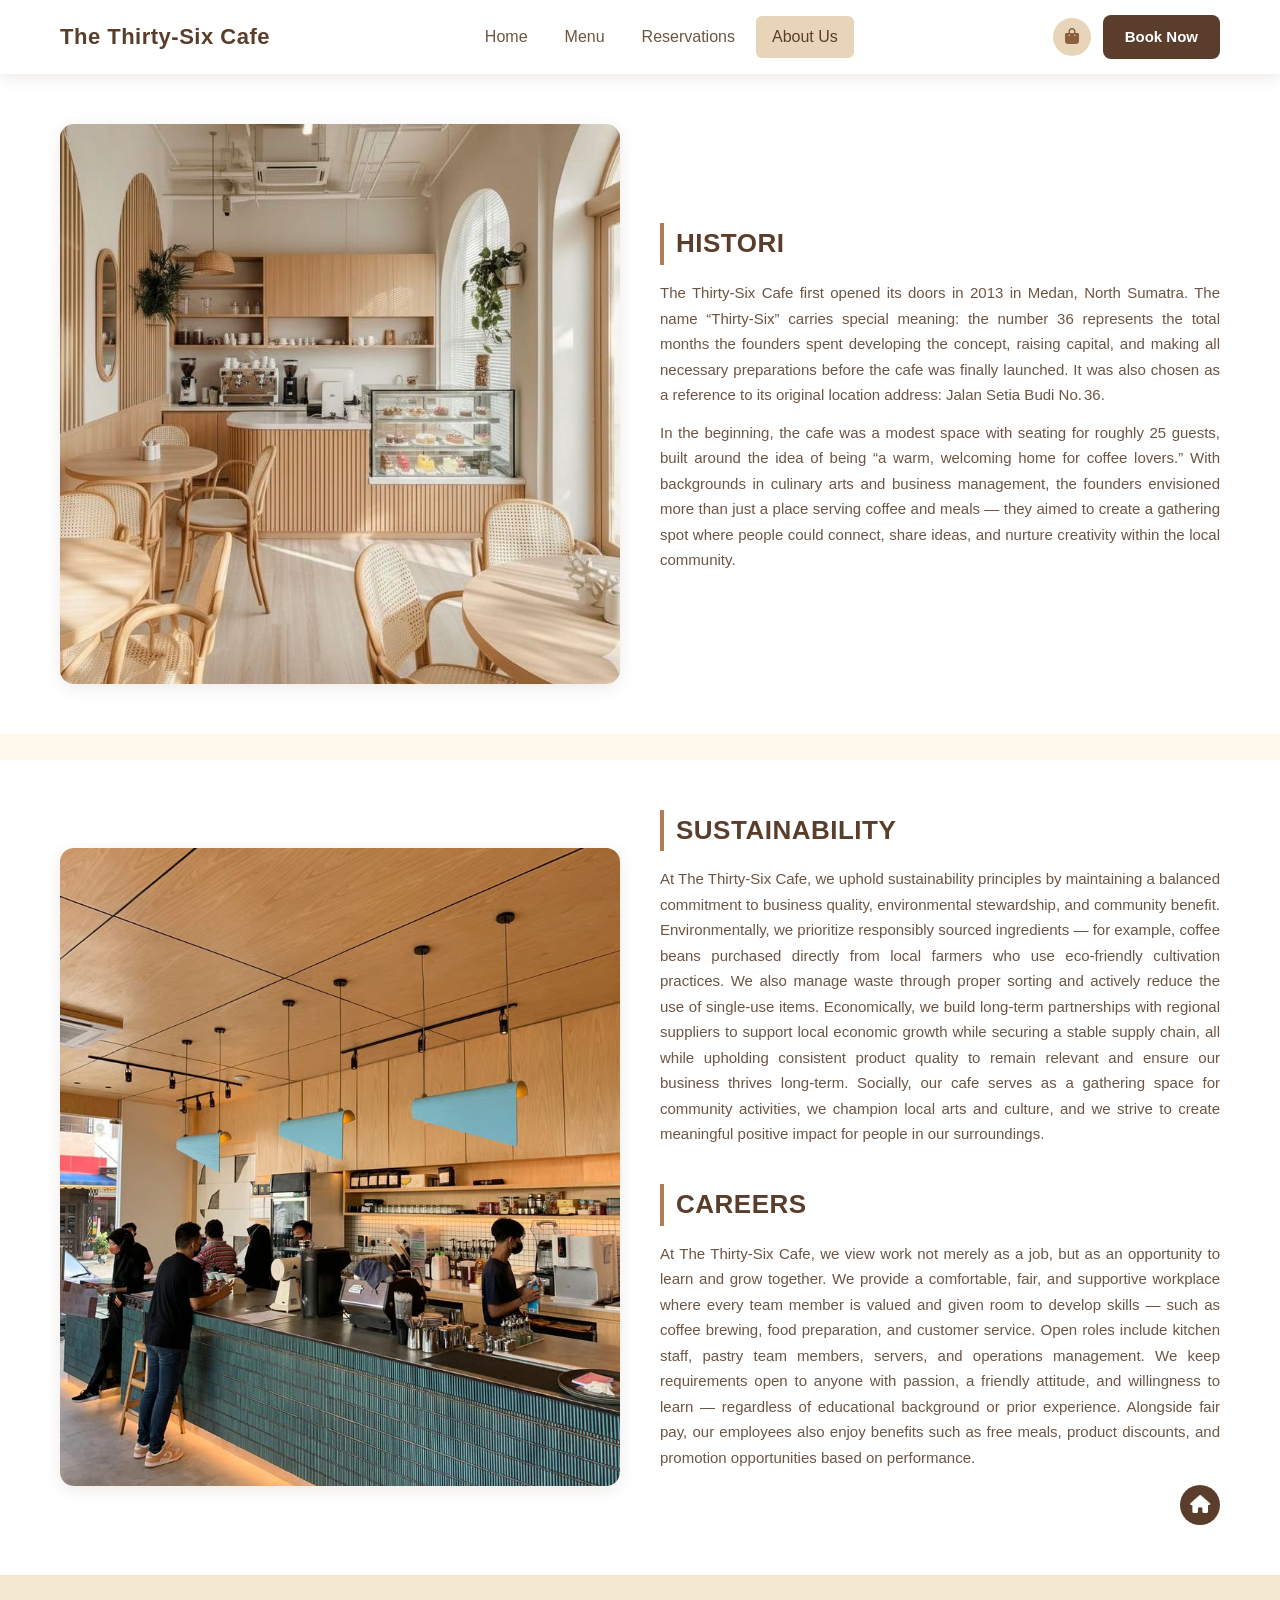
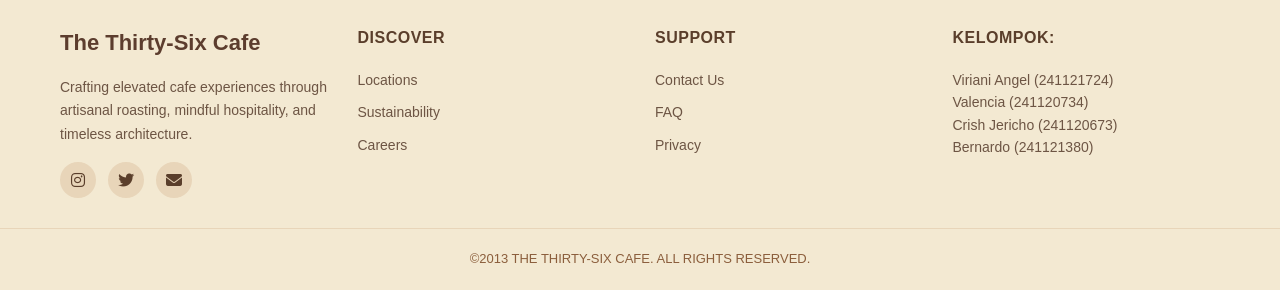
<file: tentang.html>
<!DOCTYPE html>
<html lang="id">
<head>
    <meta charset="UTF-8">
    <meta name="viewport" content="width=device-width, initial-scale=1.0">
    <title>The Thirty-Six Cafe - Tentang Kami</title>
    <link rel="stylesheet" href="style.css">
    <link rel="stylesheet" href="https://cdnjs.cloudflare.com/ajax/libs/font-awesome/6.4.0/css/all.min.css">
</head>
<body>
    <!-- Header & Navigasi -->
    <header class="header">
        <div class="container">
            <div class="nav-wrapper">
                <a href="index.html" class="logo">The Thirty-Six Cafe</a>
                <input type="checkbox" id="cek-menu" hidden>
                <label for="cek-menu" class="menu-toggle">☰</label>
                
                <nav class="navbar">
                    <a href="index.html">Home</a>
                    <a href="menu.html">Menu</a>
                    <a href="reservasi.html">Reservations</a>
                    <a href="tentang.html" class="active">About Us</a>
                </nav>

                <div class="header-actions">
                    <button class="icon-btn"><i class="fas fa-shopping-bag"></i></button>
                    <a href="reservasi.html" class="btn primary-btn">Book Now</a>
                </div>
            </div>
        </div>
    </header>

    <main>
        <!-- Bagian Tentang Kami / Histori -->
        <section class="about-section">
            <div class="container about-grid">
                <!-- Gambar di Kiri -->
                <div class="about-image">
                    <img src="gbr/cafe.jpeg" alt="Cafe">
                </div>

                <!-- Teks Histori di Kanan -->
                <div class="about-text">
                    <h2>HISTORI</h2>
                    <p>The Thirty‑Six Cafe first opened its doors in 2013 in Medan, North Sumatra. The name “Thirty‑Six” carries special meaning: the number 36 represents the total months the founders spent developing the concept, raising capital, and making all necessary preparations before the cafe was finally launched. It was also chosen as a reference to its original location address: Jalan Setia Budi No. 36.</p>
    
                    <p>In the beginning, the cafe was a modest space with seating for roughly 25 guests, built around the idea of being “a warm, welcoming home for coffee lovers.” With backgrounds in culinary arts and business management, the founders envisioned more than just a place serving coffee and meals — they aimed to create a gathering spot where people could connect, share ideas, and nurture creativity within the local community.</p>
                </div>
            </div>
        </section>
        <br>
        <section class="about-section">
            <div class="container about-grid">
                <!-- Gambar di Kiri -->
                <div class="about-image">
                    <img src="gbr/cafee.avif" alt="Cafe">
                </div>

                <!-- Teks Histori di Kanan -->
                <div class="about-text">
                    <h2>SUSTAINABILITY</h2>
                    <p>At The Thirty‑Six Cafe, we uphold sustainability principles by maintaining a balanced commitment to business quality, environmental stewardship, and community benefit. Environmentally, we prioritize responsibly sourced ingredients — for example, coffee beans purchased directly from local farmers who use eco‑friendly cultivation practices. We also manage waste through proper sorting and actively reduce the use of single‑use items. Economically, we build long‑term partnerships with regional suppliers to support local economic growth while securing a stable supply chain, all while upholding consistent product quality to remain relevant and ensure our business thrives long‑term. Socially, our cafe serves as a gathering space for community activities, we champion local arts and culture, and we strive to create meaningful positive impact for people in our surroundings.</p>
                    <br>
                    <h2>CAREERS</h2>
                    <p>At The Thirty‑Six Cafe, we view work not merely as a job, but as an opportunity to learn and grow together. We provide a comfortable, fair, and supportive workplace where every team member is valued and given room to develop skills — such as coffee brewing, food preparation, and customer service. Open roles include kitchen staff, pastry team members, servers, and operations management. We keep requirements open to anyone with passion, a friendly attitude, and willingness to learn — regardless of educational background or prior experience. Alongside fair pay, our employees also enjoy benefits such as free meals, product discounts, and promotion opportunities based on performance.</p>
                    <!-- Ikon Rumah -->
                    <a href="index.html" class="home-icon">
                        <i class="fas fa-home"></i>
                    </a>
                </div>
            </div>
        </section>
    </main>

    <!-- Footer -->
    <footer class="footer">
        <div class="container grid-footer">
            <div class="footer-about">
                <h3>The Thirty-Six Cafe</h3>
                <p>Crafting elevated cafe experiences through artisanal roasting, mindful hospitality, and timeless architecture.</p>
                <div class="social-links">
                    <a href="https://www.instagram.com/thethirtysix?igsh=OXprbnNtYWUybjdk"><i class="fab fa-instagram"></i></a>
                    <a href="https://x.com/ThirtySixCafe"><i class="fab fa-twitter"></i></a>
                    <a href="mailto:thethirtysix.i@gmail.com"><i class="fas fa-envelope"></i></a>
                </div>
            </div>

            <div class="footer-links">
                <h4>DISCOVER</h4>
                <a href="https://www.google.com/maps/place//data=!4m3!3m2!1s0x303130367eed4897:0xfbdb00c0cb2475d2!12e1?source=g.page.m._&laa=merchant-review-solicitation">Locations</a>
                <a href="tentang.html">Sustainability</a>
                <a href="tentang.html">Careers</a>
            </div>

            <div class="footer-links">
                <h4>SUPPORT</h4>
                <a href="tel:+62614530970">Contact Us</a>
                <a href="reservasi.html">FAQ</a>
                <a href="#">Privacy</a>
            </div>

            <div class="footer-subscribe">
                <h4>KELOMPOK:</h4>
                <p>Viriani Angel (241121724) <br> Valencia (241120734) <br> Crish Jericho (241120673) <br> Bernardo (241121380)</p>
            </div>
        </div>

        <div class="copyright">
            <p>©2013 THE THIRTY-SIX CAFE. ALL RIGHTS RESERVED.</p>
        </div>
    </footer>
</body>
</html>
</file>
<file: style.css>
* {
    margin: 0;
    padding: 0;
    box-sizing: border-box;
    font-family: 'Segoe UI', Roboto, Oxygen, Ubuntu, Cantarell, sans-serif;
}

body {
    background-color: #FFF9EC;
    color: #2C2C2C;
    line-height: 1.6;
}

.container {
    max-width: 1200px;
    margin: 0 auto;
    padding: 0 20px;
}

a {
    text-decoration: none;
    color: inherit;
}

img {
    max-width: 100%;
    display: block;
}

.header {
    background-color: #FFFFFF;
    box-shadow: 0 4px 15px rgba(90, 62, 43, 0.1);
    padding: 15px 0;
    position: sticky;
    top: 0;
    z-index: 99;
}

.nav-wrapper {
    display: flex;
    justify-content: space-between;
    align-items: center;
    flex-wrap: wrap;
    gap: 15px;
    position: relative;
}

.logo {
    font-size: 22px;
    font-weight: 700;
    color: #5A3E2B;
    letter-spacing: 0.5px;
}

.menu-toggle {
    font-size: 28px;
    color: #5A3E2B;
    cursor: pointer;
    display: none; /* Awalnya tersembunyi, muncul di HP/Tablet */
}

.navbar {
    display: flex;
    gap: 5px;
    flex-wrap: wrap;
}

.navbar a {
    padding: 8px 16px;
    font-weight: 500;
    color: #6D5544;
    border-radius: 6px;
    transition: all 0.3s ease;
}

.navbar a:hover,
.navbar a.active {
    background-color: #E8D5B9;
    color: #5A3E2B;
}

.header-actions {
    display: flex;
    align-items: center;
    gap: 12px;
}

.icon-btn {
    width: 38px;
    height: 38px;
    border-radius: 50%;
    border: none;
    background-color: #E8D5B9;
    color: #8B5E3C;
    font-size: 16px;
    cursor: pointer;
    transition: all 0.3s ease;
}

.icon-btn:hover {
    background-color: #B07D58;
    color: #FFFFFF;
}

.btn {
    padding: 10px 22px;
    border-radius: 8px;
    font-weight: 600;
    border: none;
    cursor: pointer;
    transition: all 0.3s ease;
    font-size: 15px;
    display: inline-block;
}

.primary-btn {
    background-color: #5A3E2B;
    color: #FFFFFF;
}

.primary-btn:hover {
    background-color: #8B5E3C;
    transform: translateY(-2px);
    box-shadow: 0 4px 12px rgba(92, 61, 46, 0.2);
}

.secondary-btn {
    background-color: transparent;
    color: #5A3E2B;
    border: 2px solid #B07D58;
}

.secondary-btn:hover {
    background-color: #B07D58;
    color: #FFFFFF;
}

.hero-section {
    padding: 60px 0;
    background-color: #F3E9D2;
}

.hero-content {
    display: grid;
    grid-template-columns: 1fr 1fr;
    gap: 40px;
    align-items: center;
}

.est-tag {
    font-size: 14px;
    color: #B07D58;
    font-weight: 600;
    letter-spacing: 1px;
    text-transform: uppercase;
    display: inline-block;
    margin-bottom: 12px;
    background-color: #E8D5B9;
    padding: 4px 12px;
    border-radius: 20px;
}

.hero-text h1 {
    font-size: 42px;
    color: #5A3E2B;
    margin-bottom: 18px;
    line-height: 1.2;
}

.hero-text p {
    font-size: 17px;
    color: #6D5544;
    margin-bottom: 30px;
}

.hero-buttons {
    display: flex;
    gap: 15px;
    flex-wrap: wrap;
}

.hero-image img {
    border-radius: 16px;
    box-shadow: 0 4px 15px rgba(90, 62, 43, 0.1);
    transform: rotate(-2deg);
    transition: transform 0.5s ease;
    margin-left: auto;
    margin-right: auto;
}

.hero-image img:hover {
    transform: rotate(0deg) scale(1.02);
}

.promo-section-title {
    text-align: center;
    font-size: 1.3rem;
    font-weight: 700;
    color: #5A3824;
    margin: 2.5rem 0 1.2rem;
    letter-spacing: 1px;
}

.promo-grid {
    display: grid;
    grid-template-columns: repeat(2, 1fr);
    grid-template-rows: auto auto;
    gap: 20px;
    padding: 50px 20px;
    max-width: 1200px;
    margin: 0 auto;
}

.promo-main {
    grid-column: 1 / 2;
    grid-row: 1 / 2;
    background-color: #FFD2B0;
    border-radius: 14px;
    padding: 25px;
}

.promo-side {
    grid-column: 2 / 3;
    grid-row: 1 / 2;
    background-color: #F3E9D2;
    border-radius: 14px;
    padding: 25px;
}

.promo-dark {
    grid-column: 1 / 2;
    grid-row: 2 / 3;
    background-color: #5A3E2B;
    color: #FFFFFF;
    border-radius: 14px;
    padding: 25px;
}

.promo-light {
    grid-column: 2 / 3;
    grid-row: 2 / 3;
    background-color: #E8D5B9;
    border-radius: 14px;
    padding: 25px;
}

.promo-card {
    position: relative;
    overflow: hidden;
    transition: all 0.3s ease;
    box-shadow: 0 3px 10px rgba(90, 62, 43, 0.08);
    transform: translateY(0);
}

.promo-card:hover {
    transform: translateY(-100px);
    box-shadow: 0 4px 15px rgba(90, 62, 43, 0.1);
    filter: brightness(1.03);
}

.promo-badge {
    background-color: #E2A878;
    color: #5A3E2B;
    font-size: 12px;
    font-weight: 700;
    padding: 4px 12px;
    border-radius: 20px;
    text-transform: uppercase;
    letter-spacing: 0.5px;
    display: inline-block;
    margin-bottom: 12px;
}

.promo-card h3 {
    font-size: 22px;
    margin-bottom: 12px;
    color: #5A3E2B;
}

.promo-dark h3 {
    color: #FFFFFF;
}

.promo-card p {
    font-size: 15px;
    color: #6D5544;
    margin-bottom: 18px;
}

.promo-dark p {
    color: #FFF9EC;
}

.promo-btn {
    background-color: #5A3E2B;
    color: #FFFFFF;
    padding: 8px 18px;
    font-size: 14px;
    border-radius: 6px;
    display: inline-block;
    transition: all 0.3s ease;
}

.promo-btn:hover {
    background-color: #8B5E3C;
}

.promo-icon {
    position: absolute;
    bottom: -15px;
    right: -15px;
    font-size: 80px;
    color: rgba(255,255,255,0.2);
    z-index: 1;
}

#claimBtn {
    position: relative;
    z-index: 10;
    pointer-events: auto;
    cursor: pointer;
}

.promo-icon-sm {
    position: absolute;
    top: 20px;
    right: 20px;
    font-size: 24px;
    opacity: 0.8;
    color: #5A3E2B;
}

.promo-dark .promo-icon-sm {
    color: #FFF9EC;
}

.pastry-img img {
    border-radius: 10px;
    margin: 15px auto;
    max-height: 120px;
    width: auto;
    max-width: 100%; 
    object-fit: contain; 
    display: block;
}

.note {
    font-size: 12px;
    font-style: italic;
    color: #8B5E3C;
    margin-top: 10px;
    display: inline-block;
}

.find-table-section {
    padding: 60px 0;
    background-color: #FFFFFF;
}

.find-table-wrapper {
    text-align: center;
}

.find-table-wrapper h2 {
    font-size: 30px;
    color: #5A3E2B;
    margin-bottom: 12px;
}

.find-table-wrapper p {
    font-size: 16px;
    color: #6D5544;
    margin-bottom: 30px;
    max-width: 700px;
    margin-left: auto;
    margin-right: auto;
}

.main-content {
    padding: 1rem 0 2rem;
}

.content-grid {
    display: grid;
    grid-template-columns: 1fr 1.4fr;
    gap: 1.5rem;
}

.card {
    background-color: #FFFFFF;
    padding: 1.8rem;
    border-radius: 10px;
    box-shadow: 0 4px 12px rgba(75, 46, 32, 0.05);
}

.card h2 {
    font-size: 1rem;
    text-transform: uppercase;
    margin-bottom: 1.4rem;
    letter-spacing: 0.5px;
}

.form-group {
    margin-bottom: 1rem;
}

.form-group label {
    display: block;
    font-size: 0.75rem;
    text-transform: uppercase;
    margin-bottom: 0.4rem;
    letter-spacing: 0.5px;
}

.form-group input {
    width: 100%;
    padding: 0.65rem;
    border: 1px solid #E8DAC5;
    border-radius: 4px;
    background-color: #FAF4E8;
    font-size: 0.85rem;
}

.form-row {
    display: flex;
    gap: 0.8rem;
}

.counter {
    display: flex;
    border: 1px solid #E8DAC5;
    border-radius: 4px;
    background-color: #FAF4E8;
    width: fit-content;
}

.counter button {
    border: none;
    background: none;
    padding: 0.4rem 0.8rem;
    cursor: pointer;
    font-weight: bold;
}

.counter input {
    border: none;
    width: 35px;
    text-align: center;
    background: transparent;
}

.btn-confirm {
    width: 100%;
    background-color: #6B4836;
    color: #ffffff;
    border: none;
    padding: 0.7rem;
    border-radius: 4px;
    margin-top: 0.8rem;
    cursor: pointer;
    text-transform: uppercase;
    font-size: 0.8rem;
    letter-spacing: 0.5px;
}

.note {
    font-size: 0.7rem;
    text-align: center;
    margin-top: 0.4rem;
    color: #6B4836;
}

.registry-header {
    display: flex;
    justify-content: space-between;
    align-items: center;
    margin-bottom: 1rem;
    flex-wrap: wrap;
    gap: 0.5rem;
}

.tabs {
    display: flex;
    gap: 0.4rem;
}

.tab-btn {
    border: none;
    background:#F6EBD8;
    padding: 0.3rem 0.7rem;
    border-radius: 4px;
    font-size: 0.7rem;
    cursor: pointer;
    text-transform: uppercase;
    color: #443322;
    font-weight: 500;
}

.tab-btn.active[data-filter="all"] { background-color: #d6b89e; color: #443322; }
.tab-btn.active[data-filter="confirmed"] { background-color: #8b5a2b; color: white; }
.tab-btn.active[data-filter="waitlist"] { background-color: #cd853f; color: white; }
.tab-btn.active[data-filter="cancelled"] { background-color: #a0522d; color: white; }
.tab-btn.active[data-filter="completed"] { background-color: #4B2E20; color: white; }

.filter-icon {
    border: none;
    background: none;
    cursor: pointer;
    font-size: 0.9rem;
}

.tab-btn.active {
    background-color: #6B4836;
    color:#ffffff;
}

.filter-btn {
    border: none;
    background: none;
    cursor: pointer;
}

.registry-list {
    min-height: 200px;
}

.empty-state {
    text-align: center;
    padding: 2rem;
    color: #6B4836;
    font-style: italic;
    font-size: 0.85rem;
}

.registry-item {
    display: flex;
    justify-content: space-between;
    align-items: center;
    padding: 0.6rem 0.8rem;
    background-color:#F6EBD8;
    border-radius: 4px;
    margin-bottom: 0.5rem;
}

.time {
    font-weight: 500;
    font-size: 0.85rem;
}

.name {
    flex: 1;
    margin-left: 0.8rem;
    font-size: 0.85rem;
}

.duration {
    font-size: 0.75rem;
    background-color:#E8DAC5;
    padding: 0.2rem 0.5rem;
    border-radius: 10px;
}

.bottom-section {
    margin: 2rem 0;
}
.content-grid {
    display: grid;
    grid-template-columns: 1fr 1fr;
    gap: 1.5rem;
    align-items: center;
}
.image-card img {
    width: 100%;
    height: auto;
    border-radius: 8px;
    object-fit: cover;
}
.info-card {
    background-color: #5A3824;
    color: #fff;
    padding: 1.8rem;
    border-radius: 8px;
}
.info-card h2 {
    margin-top: 0;
    font-size: 1.2rem;
    font-weight: 600;
}
.info-card p {
    font-size: 0.9rem;
    line-height: 1.5;
    opacity: 0.92;
    margin-bottom: 1.2rem;
}
.info-buttons {
    display: flex;
    gap: 0.8rem;
    flex-wrap: wrap;
}
.btn-about, .btn-view-menu {
    padding: 0.6rem 1.1rem;
    border: none;
    border-radius: 4px;
    font-weight: 500;
    cursor: pointer;
    font-size: 0.85rem;
    text-decoration: none;
    display: inline-block;
}
.btn-about {
    background-color: #fff;
    color: #5A3824;
}
.btn-view-menu {
    background-color: #D4B996;
    color: #333;
}

.notification {
    position: fixed;
    top: 2rem;
    right: 2rem;
    max-width: 360px; 
    width: fit-content; 
    background: #ffffff;
    padding: 1rem 1.4rem;
    border-radius: 10px;
    box-shadow: 0 4px 14px rgba(0, 0, 0, 0.18);
    transform: translateX(420px); 
    transition: transform 0.3s ease;
    z-index: 9999; 
}
.notification.show {
    transform: translateX(0); 
}
.notification-box {
    display: flex;
    align-items: flex-start;
    gap: 0.7rem;
}
.notification-box i {
    color: #2e7d32;
    font-size: 1.4rem;
    margin-top: 0.1rem;
}
.notification-box h3 {
    margin: 0 0 0.3rem 0;
    font-size: 1rem;
    color: #333;
}
.notification-box p {
    margin: 0;
    font-size: 0.9rem;
    color: #555;
    line-height: 1.4;
}

.reservation-section {
    padding: 4rem 1.2rem;
    background-color: #FAF4E8;
}

.reservation-container {
    max-width: 700px;
    margin: 0 auto;
    text-align: center;
}

.reservation-title {
    font-size: 2rem;
    color:#4B2E20;
    margin-bottom: 0.5rem;
    font-weight: 600;
}

.reservation-subtitle {
    font-size: 1rem;
    color: #6B4836;
    margin-bottom: 2rem;
    max-width: 550px;
    margin-left: auto;
    margin-right: auto;
}

.reservation-card {
    background-color: #ffffff;
    padding: 2.5rem 2rem;
    border-radius: 16px;
    box-shadow: 0 8px 24px rgba(75, 46, 32, 0.08);
    margin-bottom: 2rem;
    transition: all 0.3s ease;
    cursor: pointer;
}

.reservation-card:hover {
    transform: translateY(-6px);
    box-shadow: 0 4px 12px rgba(75, 46, 32, 0.15);
    background: #e4bc85;
}

.reservasion-icon {
    font-size: 3rem;
    margin-bottom: 1rem;
}

.reservation-status {
    font-size: 1.3rem;
    color:4B2E20;
    margin-bottom: 0.8rem;
    font-weight: 600;
}

.reservation-desc {
    font-size: 0.95rem;
    color:#6B4836;
    margin-bottom: 1.8rem;
    line-height: 1.7;
}

.btn-book {
    display: inline-block;
    background-color:#6B4836;
    color:#ffffff;
    padding: 0.85rem 2rem;
    border-radius: 8px;
    text-decoration: none;
    font-weight: 500;
    font-size: 0.9rem;
    text-transform: uppercase;
    letter-spacing: 0.5px;
    transition: all 0.3s ease;
    border: none;
    cursor: pointer;
}

.btn-book:hover {
    background-color: #4B2E20;
    transform: translateY(-2px);
    box-shadow: 0 4px 12px rgba(75, 46, 32, 0.15);
}

.features {
    display: flex;
    justify-content: center;
    gap: 2rem;
    flex-wrap: wrap;
}

.feature-item {
    display: flex;
    align-items: center;
    gap: 0.6rem;
    font-size: 0.9rem;
    color: #423224;
    font-weight: 500;
}

.dot {
    width: 10px;
    height: 10px;
    background-color:#6B4836;
    border-radius: 50%;
    display: inline-block;
}

.menu-section {
    padding: 60px 0;
    background-color: #FFFFFF;
}

.menu-heading {
    text-align: center;
    margin-bottom: 40px;
}

.menu-heading h1 {
    font-size: 34px;
    color: #5A3E2B;
    margin-bottom: 12px;
}

.menu-heading p {
    font-size: 16px;
    color: #6D5544;
    max-width: 750px;
    margin: 0 auto;
}

.menu-tabs {
    display: flex;
    gap: 0.8rem;
    justify-content: center;
    margin: 1.5rem 0;
    flex-wrap: wrap;
}

.tab-btn {
    padding: 0.5rem 1.2rem;
    border: 2px solid #D4B996;
    background: #fff;
    color: #5A3824;
    border-radius: 20px;
    cursor: pointer;
    transition: all 0.3s ease;
    font-family: inherit;
}

.tab-btn.active,
.tab-btn:hover {
    background: #5A3824;
    color: #fff;
    border-color: #5A3824;
}

.menu-heading p.info-pesan {
    margin-top: 0.7rem;
    font-style: italic;
    color: #5A3824;
}

.tab-btn.active {
    background-color: #5A3E2B;
    color: #FFFFFF;
    border-color: #5A3E2B;
}

.menu-grid {
    display: grid;
    grid-template-columns: repeat(auto-fill, minmax(320px, 1fr));
    gap: 25px;
}

.menu-item {
    background-color: #FFF9EC;
    border-radius: 14px;
    overflow: hidden;
    box-shadow: 0 3px 10px rgba(90, 62, 43, 0.08);
    transition: all 0.3s ease;
    border: 1px solid #F3E9D2;
}

.menu-item:hover {
    transform: translateY(-6px);
    box-shadow: 0 8px 20px rgba(90, 62, 43, 0.12);
    border-color: #E8D5B9;
}

.menu-item-img img {
    width: 100%;
    height: 200px;
    object-fit: cover;
    transition: transform 0.5s ease;
}

.menu-item:hover .menu-item-img img {
    transform: scale(1.08);
}

.menu-item-content {
    padding: 20px;
}

.menu-item-header {
    display: flex;
    justify-content: space-between;
    align-items: baseline;
    margin-bottom: 10px;
    gap: 10px;
    flex-wrap: wrap;
}

.menu-item-header h3 {
    font-size: 20px;
    color: #5A3E2B;
    font-weight: 700;
}

.price {
    font-size: 18px;
    font-weight: 600;
    color: #B07D58;
    background-color: #F3E9D2;
    padding: 3px 10px;
    border-radius: 20px;
}

.menu-item-content p {
    font-size: 14px;
    color: #6D5544;
    margin-bottom: 15px;
    line-height: 1.6;
}

.tags-menu {
    display: flex;
    gap: 8px;
    flex-wrap: wrap;
}

.tag {
    font-size: 12px;
    font-weight: 600;
    padding: 3px 10px;
    border-radius: 20px;
    background-color: #E8D5B9;
    color: #5A3E2B;
}

.reservation-item {
    padding: 0.8rem;
    margin: 0.6rem 0;
    background: #fff;
    border-radius: 8px;
    display: flex;
    justify-content: space-between;
    align-items: center;
    border: 1px solid #E8D4B9;
}
        
.reservation-item span {
    font-size: 0.9rem;
    color: #5A3824;
}

.reservation-table {
    width: 100%;
    border-collapse: collapse;
    margin-top: 0.5rem;
}
.reservation-table th,
.reservation-table td {
    border: 1px solid #ddd;
    padding: 0.7rem;
    text-align: left;
    color: #5A3824;
    font-size: 0.9rem;
}
.reservation-table th {
    background-color: #f8f0e6;
    font-weight: 600;
}
.reservation-table tr:nth-child(even) {
    background-color: #fdf9f3;
}
.status-select {
    padding: 0.3rem;
    border-radius: 4px;
    border: 1px solid #ccc;
}
        
.btn-delete {
    background: #b84545;
    color: #fff;
    border: none;
    padding: 0.4rem 0.8rem;
    border-radius: 6px;
    cursor: pointer;
    font-size: 0.85rem;
}
        
.empty-state {
    padding: 1.5rem;
    text-align: center;
    color: #777;
}
        
.form-group input:invalid {
    border: 1px solid #e74c3c;
}
    
.form-group input:valid {
    border: 1px solid #2ecc71;
}

.about-section {
    padding: 50px 0;
    background-color: #FFFFFF;
}

.about-grid {
    display: grid;
    grid-template-columns: 1fr 1fr;
    gap: 40px;
    align-items: center;
}

.about-image img {
    width: 100%;
    height: auto;
    border-radius: 14px;
    box-shadow: 0 4px 15px rgba(90, 62, 43, 0.1);
}

.about-text h2 {
    font-size: 26px;
    color: #5A3E2B;
    margin-bottom: 15px;
    text-transform: uppercase;
    letter-spacing: 0.5px;
    border-left: 4px solid #B07D58;
    padding-left: 12px;
}

.about-text p {
    font-size: 15px;
    color: #6D5544;
    line-height: 1.7;
    margin-bottom: 12px;
    text-align: justify;
}

.home-icon {
    display: inline-block;
    width: 40px;
    height: 40px;
    background-color: #5A3E2B;
    color: #FFFFFF;
    border-radius: 50%;
    text-align: center;
    line-height: 40px;
    font-size: 18px;
    margin-top: 15px;
    transition: all 0.3s ease;
    margin-left: auto;
    display: block;
}

.home-icon:hover {
    background-color: #B07D58;
    transform: scale(1.1);
}

.footer {
    background-color: #F3E9D2;
    color: #FFF9EC;
    padding: 50px 0 20px;
}

.grid-footer {
    display: grid;
    grid-template-columns: repeat(auto-fit, minmax(220px, 1fr));
    gap: 30px;
    margin-bottom: 30px;
}

.footer-about h3 {
    font-size: 22px;
    margin-bottom: 15px;
    color: #5C3D2E;
}

.footer-about p {
    font-size: 14px;
    line-height: 1.7;
    margin-bottom: 15;
}

.footer-about p {
    font-size: 14px;
    line-height: 1.7;
    margin-bottom: 15px;
    color: #6D5544;
}

.social-links {
    display: flex;
    gap: 12px;
}

.social-links a {
    width: 36px;
    height: 36px;
    border-radius: 50%;
    background-color: #E8D5B9;
    display: flex;
    align-items: center;
    justify-content: center;
    color: #5A3E2B;
    transition: all 0.3s ease;
}

.social-links a:hover {
    background-color: #B07D58;
    color: #FFFFFF;
    transform: translateY(-2px);
}

.footer-links h4,
.footer-subscribe h4 {
    font-size: 16px;
    margin-bottom: 18px;
    color: #5A3E2B;
    text-transform: uppercase;
    letter-spacing: 0.5px;
}

.footer-links a {
    display: block;
    color: #6D5544;
    margin-bottom: 10px;
    font-size: 14px;
    transition: color 0.3s ease, padding-left 0.3s ease;
}

.footer-links a:hover {
    color: #B07D58;
    padding-left: 5px;
}

.footer-subscribe p {
    font-size: 14px;
    color: #6D5544;
    line-height: 1.6;
}

.copyright {
    text-align: center;
    padding-top: 20px;
    border-top: 1px solid #E8D5B9;
    font-size: 13px;
    color: #8B5E3C;
}

/* Untuk Tablet */
@media (max-width: 991px) {
    .menu-toggle {
        display: block;
        order: 3;
    }

    .header-actions {
        display: none;
    }

    .navbar {
        position: absolute;
        top: 100%;
        right: 0;
        width: 250px;
        background-color: #FFFFFF;
        box-shadow: -2px 4px 8px rgba(0,0,0,0.1);
        border-radius: 0 0 0 10px;
        padding: 20px;
        display: none; 
        flex-direction: column;
        gap: 12px;
        z-index: 100;
    }

    #cek-menu:checked ~ .navbar {
        display: flex;
    }

    .navbar a {
        padding: 12px;
        font-size: 15px;
    }

    .header-actions {
        flex-direction: column;
        align-items: center;
        margin-top: 0px;
    }

    .hero-content {
        grid-template-columns: 1fr;
        gap: 25px;
        text-align: center;
    }

    .hero-buttons {
        justify-content: center;
    }

    .hero-image {
        order: -1;
    }

    .promo-grid {
        grid-template-columns: 1fr;
    }

    .promo-main, .promo-side, .promo-dark, .promo-light {
        grid-column: auto;
        grid-row: auto;
    }
}

/* Untuk HP */
@media (max-width: 768px) {
    .logo {
        font-size: 19px;
    }

    .hero-text h1 {
        font-size: 28px;
    }

    .hero-text p {
        font-size: 15px;
    }

    .hero-image {
        order: -1;
        text-align: center;
    }

    .menu-tabs {
        gap: 8px;
    }

    .tab-btn {
        padding: 8px 14px;
        font-size: 13px;
    }

    .menu-grid {
        grid-template-columns: 1fr;
    }

    .about-grid {
        grid-template-columns: 1fr;
        gap: 25px;
    }

    .about-image {
        order: -1;
    }

    .about-text h2 {
        font-size: 22px;
    }

    .reservation-title {
        font-size: 1.6rem;
    }

    .reservation-section {
        padding: 2rem 1rem;
    }

    .card {
        padding: 1rem;
        margin: 0 1rem 1rem;
    }
    .form-row {
        flex-direction: column;
        gap: 0.8rem;
    }
    .form-group label {
        font-size: 0.85rem;
    }
    .form-group input {
        padding: 0.6rem;
        font-size: 0.85rem;
    }
    .counter {
        max-width: 120px;
    }
    .btn-confirm {
        width: 100%;
        padding: 0.7rem;
        font-size: 0.9rem;
    }
    .note {
        font-size: 0.75rem;
        text-align: center;
    }

    .registry-header {
        flex-wrap: wrap;
        gap: 0.5rem;
    }
    .tabs {
        overflow-x: auto;
        display: flex;
        gap: 0.4rem;
        padding-bottom: 0.3rem;
    }
    .tab-btn {
        font-size: 0.75rem;
        padding: 0.4rem 0.6rem;
        white-space: nowrap;
    }

    .reservation-table {
        display: block;
        overflow-x: auto;
        font-size: 0.8rem;
    }
    .reservation-table th,
    .reservation-table td {
        padding: 0.5rem 0.4rem;
    }
    .status-select {
        font-size: 0.75rem;
        padding: 0.2rem;
    }
    .btn-delete {
        font-size: 0.7rem;
        padding: 0.3rem 0.5rem;
    }
    .container {
        padding: 0 1.2rem;
        width: 100%;
    }
    .page-header {
        padding: 1.2rem 1.2rem 0.8rem;
    }
    .main-title {
        font-size: 1.6rem;
        line-height: 1.3;
    }
    .desc {
        font-size: 0.95rem;
        line-height: 1.5;
        margin-top: 0.4rem;
    }

    .card {
        width: 100%;
        margin: 1rem 0;
        padding: 1.5rem !important; 
        border-radius: 10px;
        overflow: hidden; 
    }

    .form-row {
        flex-direction: column;
        gap: 1rem;
        width: 100%;
    }

    .form-group {
        width: 100%;
        margin-bottom: 1rem;
    }
    .form-group label {
        display: block;
        font-size: 0.9rem;
        margin-bottom: 0.4rem;
        font-weight: 500;
    }
    .form-group input {
        width: 100%;
        padding: 0.85rem 0.9rem;
        font-size: 0.95rem;
        border-radius: 6px;
    }

    .counter {
        display: flex;
        align-items: center;
        gap: 1rem;
    }
    .counter button {
        padding: 0.5rem 1rem;
        font-size: 1rem;
    }

    .btn-confirm {
        width: 100%;
        padding: 0.9rem;
        font-size: 1rem;
        border-radius: 6px;
        margin-top: 0.5rem;
    }
    .note {
        font-size: 0.8rem;
        text-align: center;
        margin-top: 0.6rem;
        color: #666;
    }

    .registry-header {
        margin-bottom: 1rem;
    }
    .tabs {
        display: flex;
        overflow-x: auto;
        gap: 0.6rem;
        padding-bottom: 0.4rem;
        margin-right: -0.3rem;
    }
    .tab-btn {
        white-space: nowrap;
        font-size: 0.82rem;
        padding: 0.5rem 0.7rem;
        border-radius: 20px;
    }

    .registry-table-wrapper {
        width: 100%;
        overflow-x: auto;
        margin-top: 0.5rem;
    }
    .reservation-table {
        min-width: 620px;
        font-size: 0.85rem;
    }

    .content-grid {
        grid-template-columns: 1fr;
        gap: 1.2rem;
    }
    .image-card img {
        width: 100%;
        border-radius: 8px;
    }
    .info-card {
        padding: 1.5rem !important;
    }
    .counter {
        display: flex;
        align-items: center;
        justify-content: center;
        gap: 0.6rem;
        max-width: 160px; 
        width: fit-content;
    }
    .counter button {
        width: 36px;
        height: 36px;
        border: 1px solid #ddd;
        background: #f8f0e6;
        border-radius: 4px;
        font-size: 1rem;
        cursor: pointer;
        display: flex;
        align-items: center;
        justify-content: center;
    }
    .counter input {
        width: 50px;
        height: 36px;
        text-align: center;
        border: 1px solid #ddd;
        border-radius: 4px;
        padding: 0;
        font-size: 0.95rem;
    }

    .bottom-section {
        padding: 0 1rem 2rem;
    }
    .image-card img {
        border-radius: 6px;
    }
    .info-card {
        padding: 1.2rem !important;
    }
    .info-card h2 {
        font-size: 1rem !important;
    }
    .info-card p {
        font-size: 0.8rem !important;
        line-height: 1.4;
    }
    .info-buttons {
        gap: 0.6rem;
    }
    .btn-about, .btn-view-menu {
        font-size: 0.8rem;
        padding: 0.5rem 0.9rem;
    }
    .content-grid {
        grid-template-columns: 1fr;
    }
}

@keyframes fadeInUp {
    from {
        opacity: 0;
        transform: translateY(20px);
    }
    to {
        opacity: 1;
        transform: translateY(0);
    }
}

.promo-card,
.menu-item,
.about-image,
.about-text {
    animation: fadeInUp 0.6s ease forwards;
}

.promo-card:nth-child(1) { animation-delay: 0.1s; }
.promo-card:nth-child(2) { animation-delay: 0.2s; }
.promo-card:nth-child(3) { animation-delay: 0.3s; }
.promo-card:nth-child(4) { animation-delay: 0.4s; }
</file>
